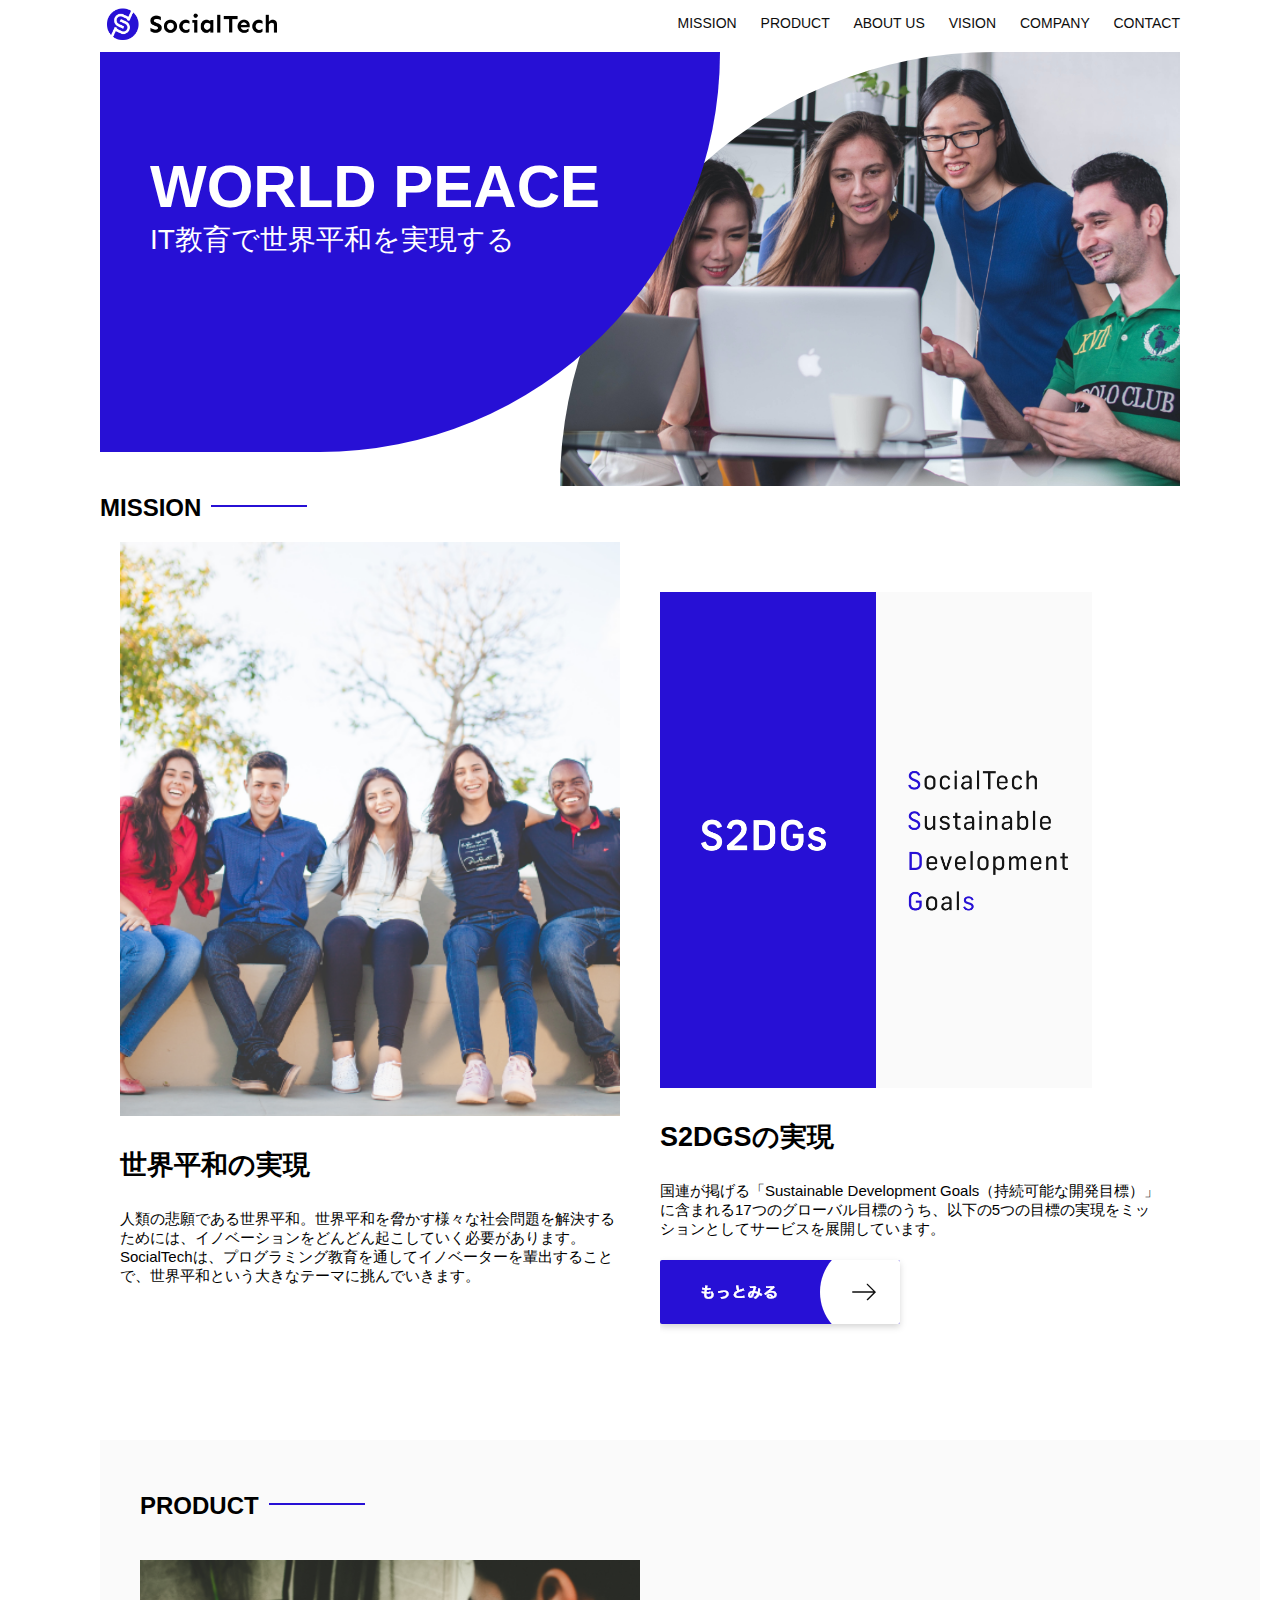
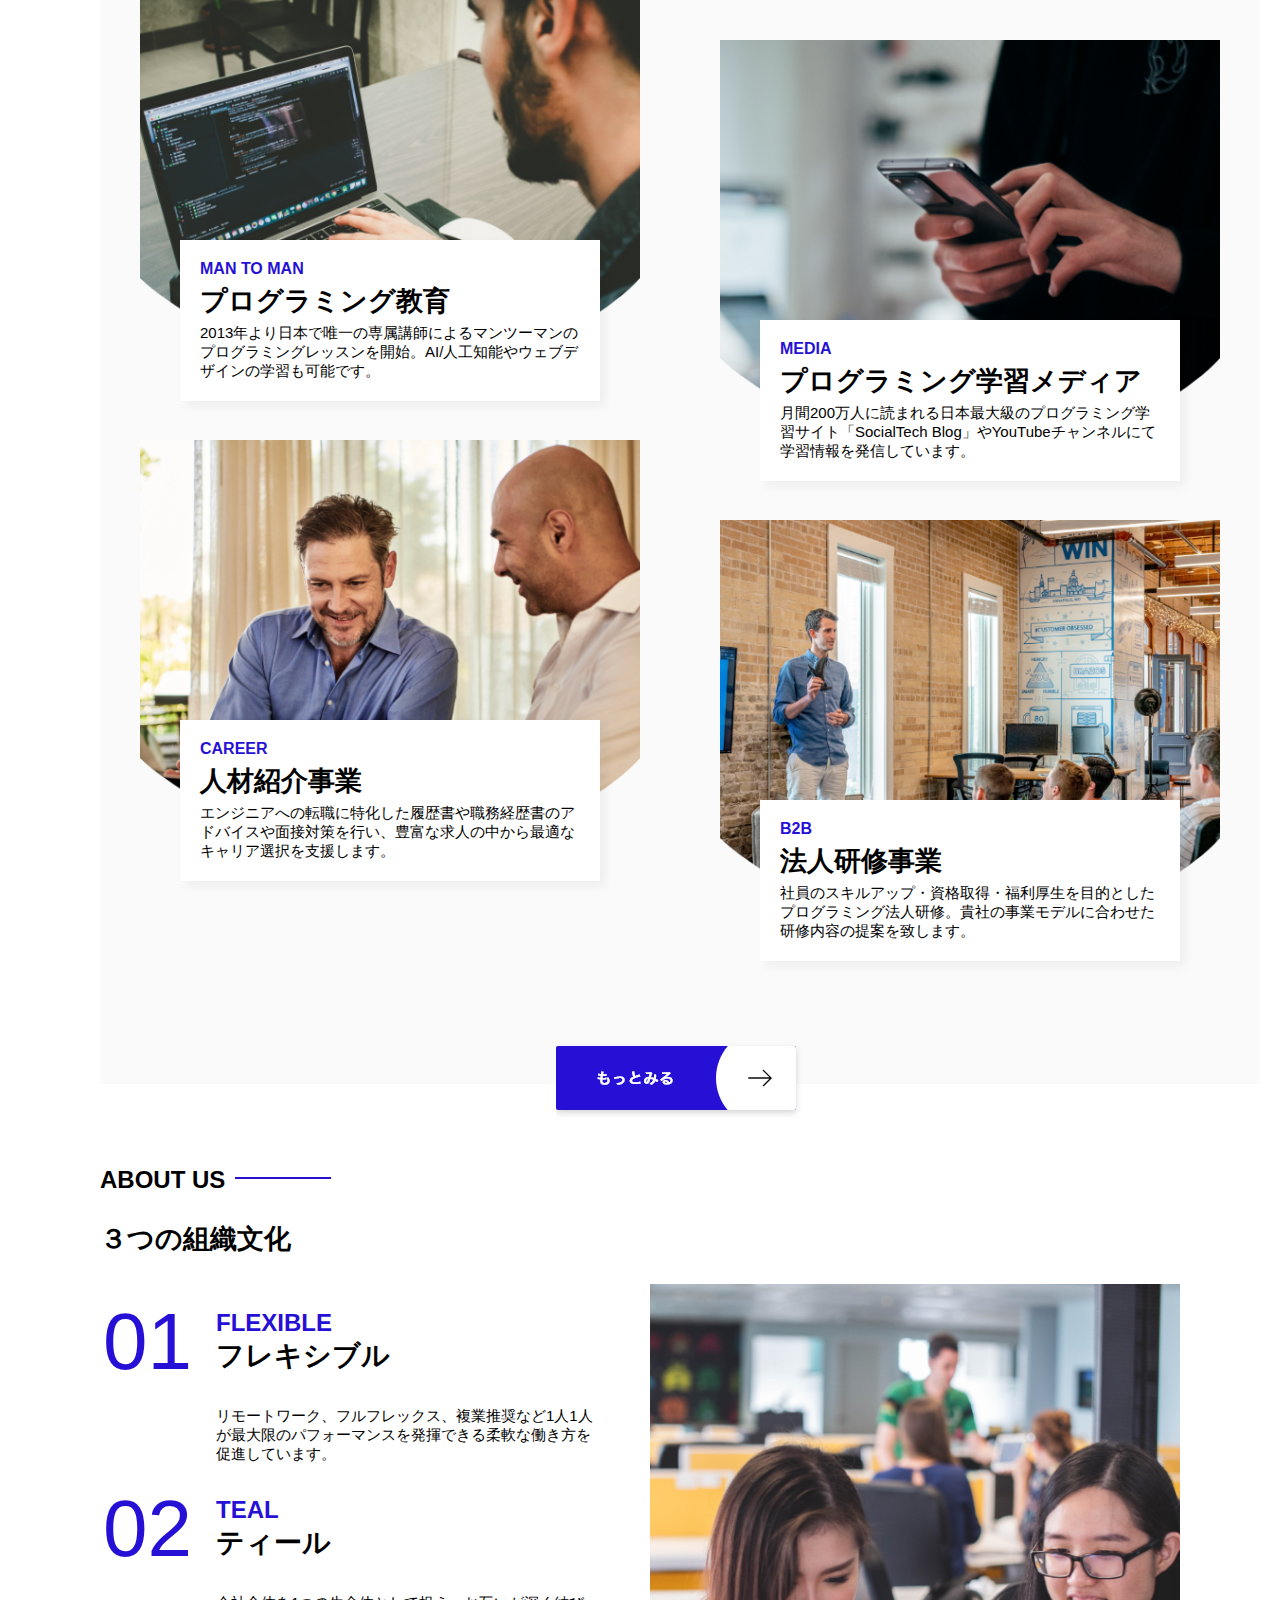
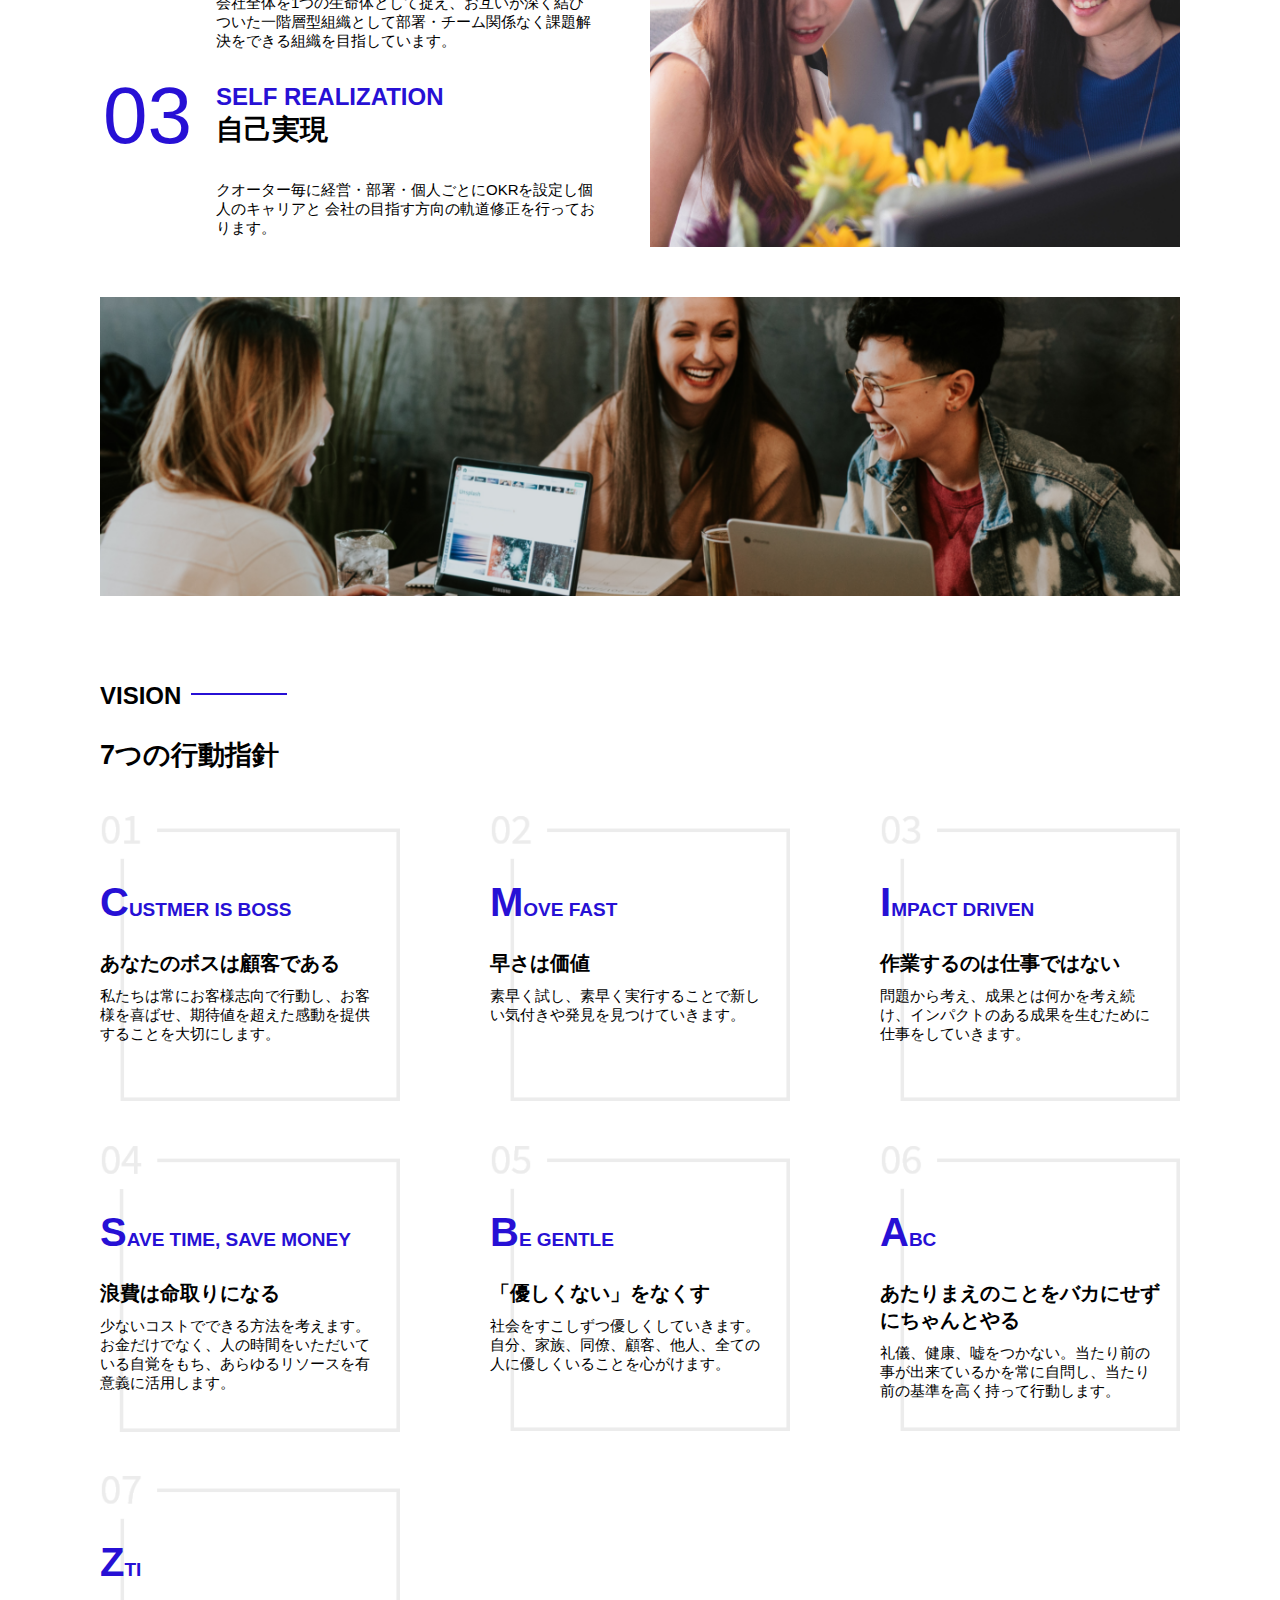
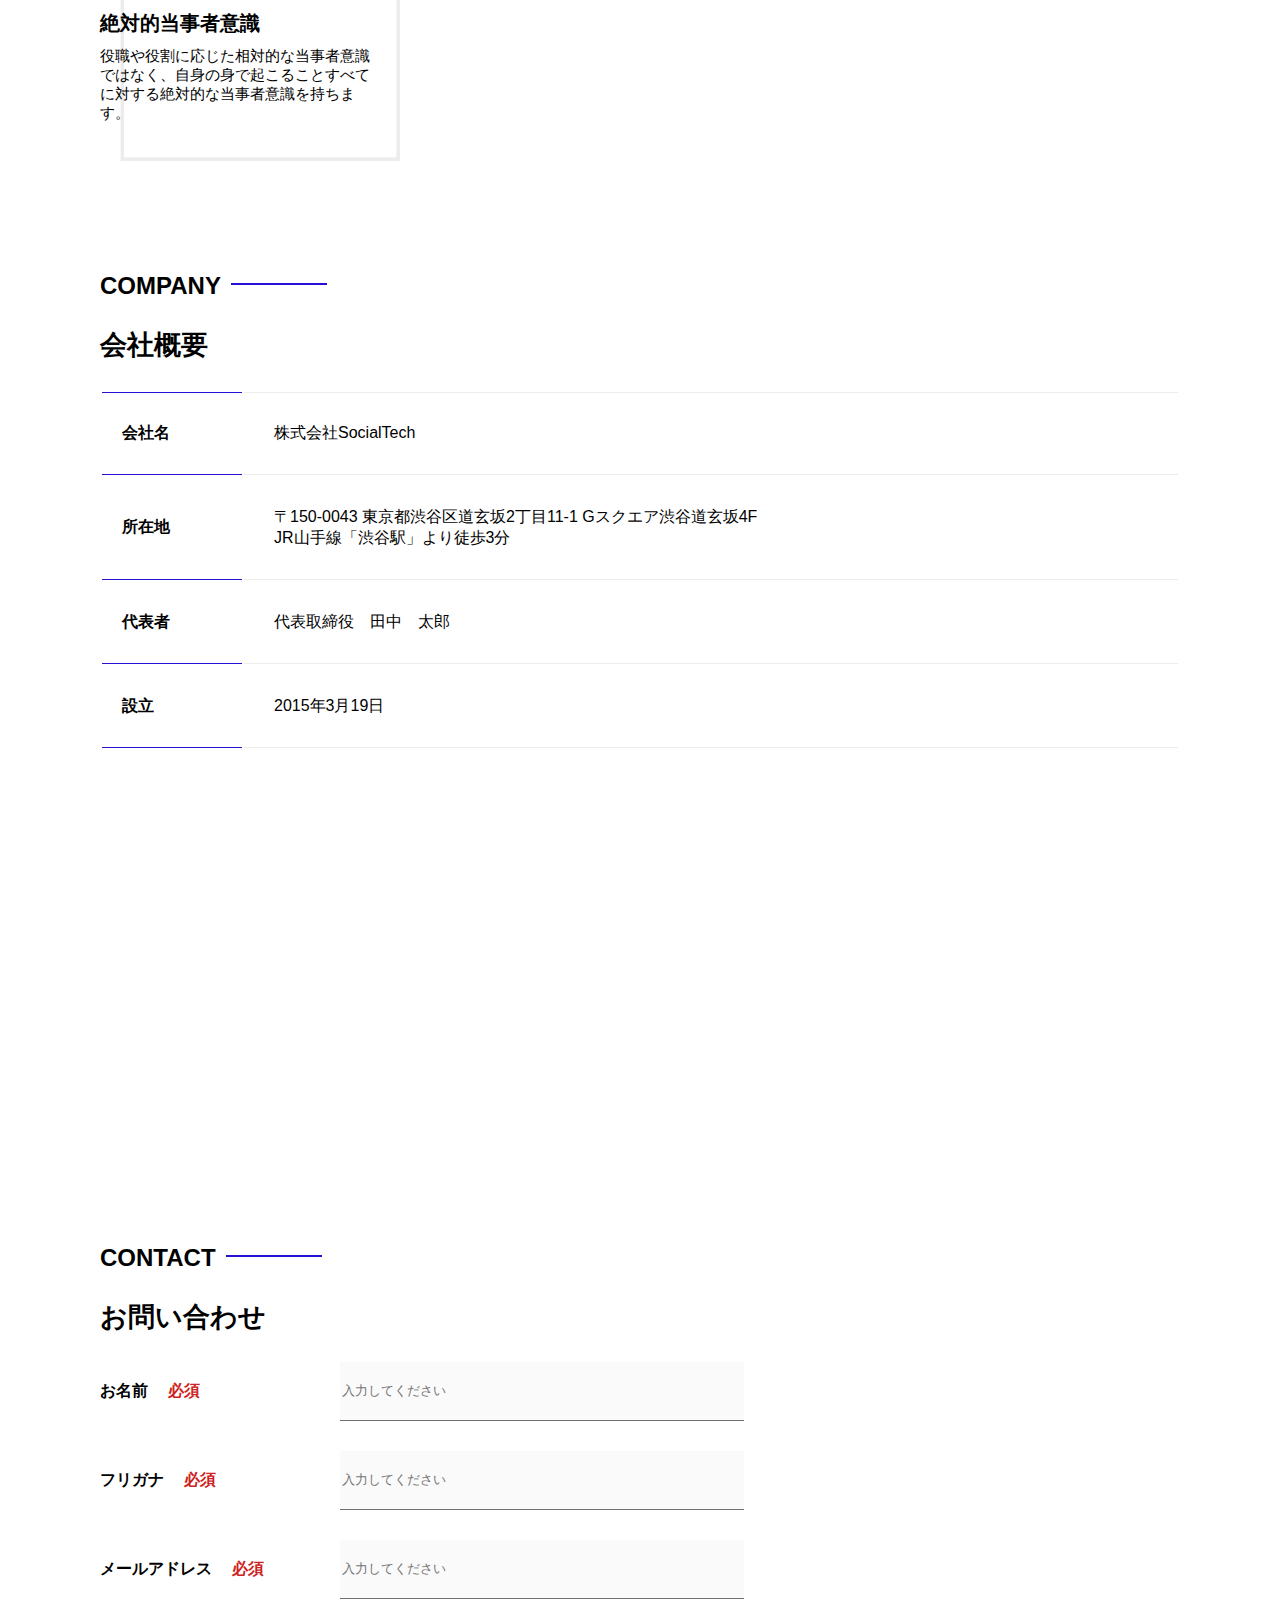
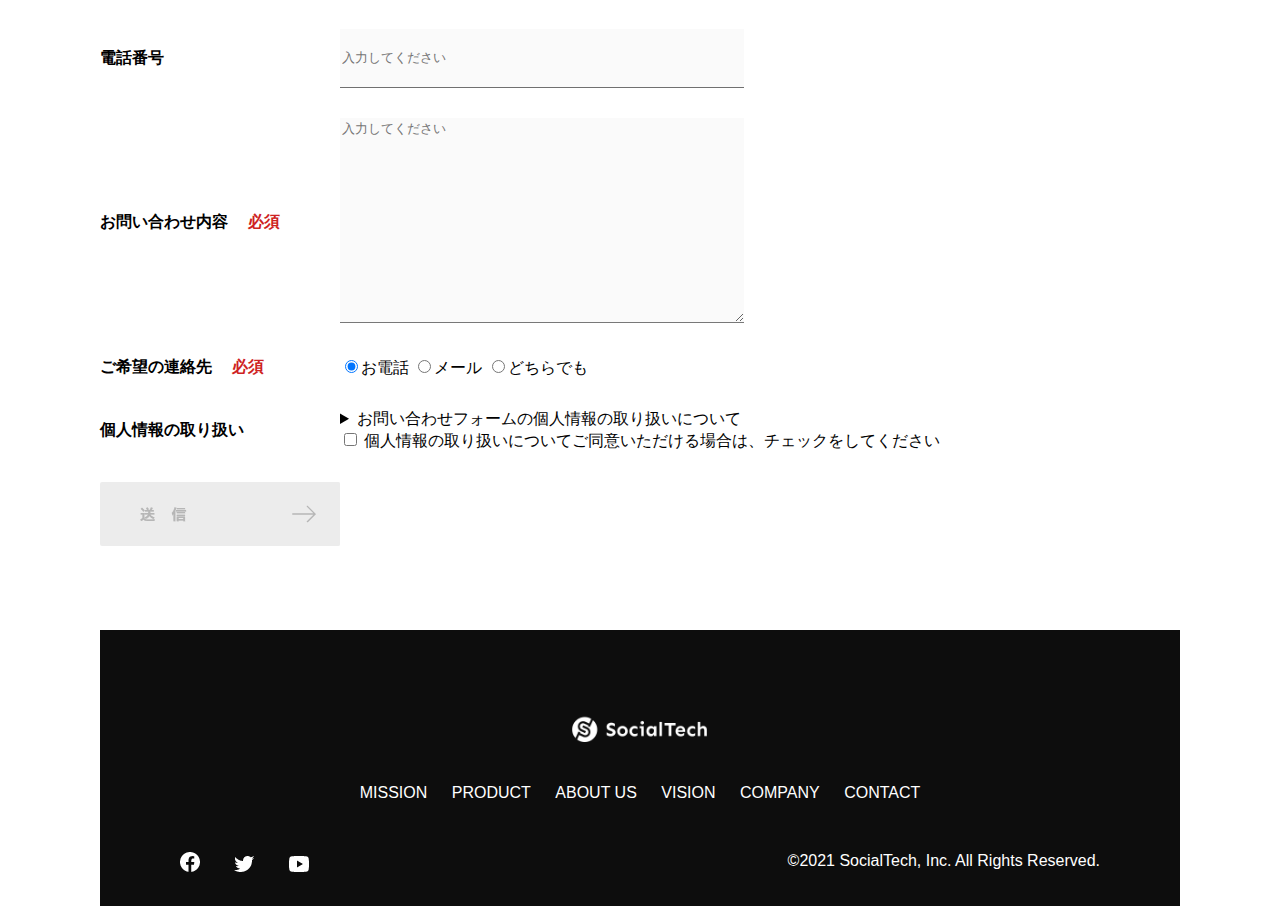
<file: index.html>
<!DOCTYPE html>
<html>
  <head>
    <title>SocialTech</title>
    <meta charset="utf-8">
    <meta name="description" content="SocialTechはEdTech業界のリーディングカンパニーを目指します。">
    <meta name="viewport" content="width=device-width, initial-scale=1.0">
    <link rel="stylesheet" href="style.css">
  </head>
  <body>
      <!-- ヘッダー -->
      <header>
        <!-- ロゴ -->
        <a href="index.html" id="logo"><img src="images/logo.png" alt="トップページに戻る"></a>

        <!-- PC用ナビゲーション -->
        <nav id="nav-pc">
          <a href="mission.html">MISSION</a>
          <a href="product.html">PRODUCT</a>
          <a href="index.html#aboutus">ABOUT US</a>
          <a href="index.html#vision">VISION</a>
          <a href="index.html#company">COMPANY</a>
          <a href="index.html#contact">CONTACT</a>
        </nav>
        <!-- スマホ用メニューボタン (ハンバーガーメニュー)-->
        <img id="menu-sp" src="images/button-menu.png" alt="ナビゲーションを開く" onclick="document.getElementById('nav-sp').style.display = 'block'">
        <!-- スマホ用ナビゲーションメニュー 　ハンバーガーメニューをクリックすると出てくるメニュー
        　PCで表示する際には非表示にするため、その設定はcssにて行う-->
        <nav id="nav-sp">
          <!-- 閉じるボタン(バツ） -->
          <img id="close" src="images/button-close.png" alt="ナビゲーションを閉じる" onclick="document.getElementById('nav-sp').style.display = 'none'">
          <!-- ロゴ画像 -->
          <a id="logo-sp" href="index.html" onclick="document.getElementById('nav-sp').style.display = 'none'">
            <img src="images/logo-sp.png" alt="トップページに戻る"></a>
          <a class="menu" href="mission.html" onclick="document.getElementById('nav-sp').style.display= 'none'">MISSION</a>
          <a class="menu" href="product.html" onclick="document.getElementById('nav-sp').style.display= 'none'">PRODUCT</a>
          <a class="menu" href="index.html#aboutus" onclick="document.getElementById('nav-sp').style.display= 'none'">ABOUT US</a>
          <a class="menu" href="index.html#vision" onclick="document.getElementById('nav-sp').style.display= 'none'">VISION</a>
          <a class="menu" href="index.html#company" onclick="document.getElementById('nav-sp').style.display= 'none'">COMPANY</a>
          <a class="menu" href="index.html#contact" onclick="document.getElementById('nav-sp').style.display= 'none'">CONTACT</a>
            <div id="sns">
              <a href="https://www.facebook.com/sejuku2013"><img src="images/button-facebook.png" alt="Facebookのリンク"></a>
              <a href="https://twitter.com/samuraijuku"><img src="images/button-twitter.png" alt="Twitterのリンク"></a>
              <a href="https://www.youtube.com/channel/UCCFOQO5aDK0xXam4cUQXT8g"><img src="images/button-youtube.png" alt="YouTubeのリンク"></a>
            </div>
        </nav>
      
      </header>
      <main>
        <article>
          <!-- メインビジュアル -->
          <section id="main-visual">
            <!-- 単一色の背景はdivで設定 -->
              <div id="main-message">
                <h1>WORLD PEACE</h1>
                <P>IT教育で世界平和を実現する</P>
              </div>
              <img src="images/index/index-main.png" alt="PCの周りに集まる多国籍の仲間たち">
          </section>
          <!-- ミッション部分 をセクションで指定.。ミッション部分は,h2とflexboxのdivでできており、flexboxの
            divはさらに左右のdivでわかれている-->
          <section id="mission">
            <h2 class="index-h2">MISSION</h2>
            <div id="mission-flex">
              <!-- FLEXBOX内の左側div -->
              <div>
                <img id="mission-photo" src="images/index/index-mission.png" alt="屋外のベンチで写真を撮影する多国籍の仲間たち">
                <h3>世界平和の実現</h3>
                <p>
                  人類の悲願である世界平和。世界平和を脅かす様々な社会問題を解決するためには、イノベーションをどんどん起こしていく必要があります。SocialTechは、プログラミング教育を通してイノベーターを輩出することで、世界平和という大きなテーマに挑んでいきます。
                </p>
              </div>
              <!-- FLEXBOX内の右側div -->
              <div>
                <img id="s2dgs" src="images/index/s2dgs.png" alt="S2DGS">
                <h3>S2DGSの実現</h3>
                <p>国連が掲げる「Sustainable Development Goals（持続可能な開発目標）」に含まれる17つのグローバル目標のうち、以下の5つの目標の実現をミッションとしてサービスを展開しています。</p>
                <a href="mission.html">
                <img src="images/button-more.png" alt="もっとみる">
                </a>
              </div>
            </div>
          </section>
          <!-- プロダクト -->
          <section id="product">
            <h2 class="index-h2">PRODUCT</h2>
            <!-- この下のdivは４つのコンテンツをグループ化するdiv。セクション直下のdivでスタイル指定 -->
            <div>
              <div id="product-left">
                <!-- この下のdivは１つのコンテンツをグループ化するdiv。レフトとライト直下のdivでスタイル指定 -->
                <div>
                  <img class="product-photo" src="images/index/index-mantoman.png" alt="pcでコードを書く男性">
                  <div class="product-explain">
                    <span>MAN TO MAN</span>
                    <h3>プログラミング教育</h3>
                    <p>2013年より日本で唯一の専属講師によるマンツーマンのプログラミングレッスンを開始。AI/人工知能やウェブデザインの学習も可能です。</p>
                  </div>
                </div>
                <div>
                  <img class="product-photo" src="images/index/index-career.png" alt="笑顔で話し合う2人の男性">
                  <div class="product-explain">
                    <span>CAREER</span>
                    <h3>人材紹介事業</h3>
                    <p>エンジニアへの転職に特化した履歴書や職務経歴書のアドバイスや面接対策を行い、豊富な求人の中から最適なキャリア選択を支援します。</p>
                  </div>
                </div>

              </div>
              <div id="product-right">
                <div>
                  <img class="product-photo" src="images/index/index-media.png" alt="スマートフォンを操作する人">
                  <div class="product-explain">
                    <span>MEDIA</span>
                    <h3>プログラミング学習メディア</h3>
                    <p>月間200万人に読まれる日本最大級のプログラミング学習サイト「SocialTech Blog」やYouTubeチャンネルにて学習情報を発信しています。</p>
                  </div>
                </div>
                <div>
                  <img class="product-photo" src="images/index/index-b2b.png" alt="講演中の男性とそれを聴く人々">
                  <div class="product-explain">
                    <span>B2B</span>
                    <h3>法人研修事業</h3>
                    <p>社員のスキルアップ・資格取得・福利厚生を目的としたプログラミング法人研修。貴社の事業モデルに合わせた研修内容の提案を致します。</p>
                  </div>
                </div>
              </div>
            </div>
              <!-- もっとみる　のリンクもdivでかこむ -->
              <div>
                <a id="product-more" href="product.html">
                  <img src="images/button-more.png" alt="もっとみる">
                </a>
              </div>
          </section>
          <section id="aboutus">
            <!-- ABOUT USセクション -->
            <h2 class="index-h2">ABOUT US</h2>
            <h3>３つの組織文化</h3>
            <div>
              <table class="culture-table">
                <tr>
                  <td><span class="culture-num">01</span>
                  </td>
                  <td><span class="culture-en">FLEXIBLE</span>
                      <span class="culture-jp">フレキシブル</span>
                  </td>
                </tr>
                <tr>
                  <td>
                  <!-- 空のセル -->
                  </td>
                  <td>
                    <p class="culture-description">リモートワーク、フルフレックス、複業推奨など1人1人が最大限のパフォーマンスを発揮できる柔軟な働き方を促進しています。</p>
                  </td>
                </tr>
                <tr>
                  <td><span class="culture-num">02</span>
                  </td>
                  <td><span class="culture-en">TEAL</span>
                      <span class="culture-jp">ティール</span>
                  </td>
                </tr>
                <tr>
                  <td>
                  <!-- 空のセル -->
                  </td>
                  <td>
                    <p class="culture-description">会社全体を1つの生命体として捉え、お互いが深く結びついた一階層型組織として部署・チーム関係なく課題解決をできる組織を目指しています。</p>
                  </td>
                </tr>
                <tr>
                  <td><span class="culture-num">03</span>
                  </td>
                  <td><span class="culture-en">SELF REALIZATION</span>
                      <span class="culture-jp">自己実現</span>
                  </td>
                </tr>
                <tr>
                  <td>
                  <!-- 空のセル -->
                  </td>
                  <td>
                    <p class="culture-description">クオーター毎に経営・部署・個人ごとにOKRを設定し個人のキャリアと
                      会社の目指す方向の軌道修正を行っております。
                    </p>
                  </td>
                </tr>
              </table>
              <img class="culture-img" src="images/index/index-aboutus1.png" alt="笑顔で話し合う2人の女性">
            </div>
            <img class="culture-img2" src="images/index/index-aboutus2.png" alt="笑顔で話し合う3人の男女">
          </section>
          <!-- VISIONセクション -->
          <section id="vision">
            <h2 class="index-h2">VISION</h2>
            <h3>7つの行動指針</h3>
            <!-- 7つのVISIONを納めるコンテナdiv -->
            <div>
              <!-- それぞれのvisionをまとめるdiv -->
              <div class="vision-box">
                <!-- 枠線の画像 -->
                <img src="images/index/vision-01.png" alt="01">
                <!-- ここのテキストをspanで囲っている意味は特になく、divでも構わないと思う。ニュアンスとして、「テキストを囲んでいるから」
                　spanにしてみた、ってだけな感じ。 -->
                <span>
                  <h4>CUSTMER IS BOSS</h4>
                  <h5>あなたのボスは顧客である</h5>
                  <p>私たちは常にお客様志向で行動し、お客様を喜ばせ、期待値を超えた感動を提供することを大切にします。</p>
                </span>
              </div>
              <!-- それぞれのvisionをまとめるdiv -->
              <div class="vision-box">
                <!-- 枠線の画像 -->
                <img src="images/index/vision-02.png" alt="02">
                <span>
                  <h4>MOVE FAST</h4>
                  <h5>早さは価値</h5>
                  <p>素早く試し、素早く実行することで新しい気付きや発見を見つけていきます。</p>
                </span>
              </div>
              <!-- それぞれのvisionをまとめるdiv -->
              <div class="vision-box">
                <!-- 枠線の画像 -->
                <img src="images/index/vision-03.png" alt="03">
                <span>
                  <h4>IMPACT DRIVEN</h4>
                  <h5>作業するのは仕事ではない</h5>
                  <p>問題から考え、成果とは何かを考え続け、インパクトのある成果を生むために仕事をしていきます。</p>
                </span>
              </div>
              <!-- それぞれのvisionをまとめるdiv -->
              <div class="vision-box">
                <!-- 枠線の画像 -->
                <img src="images/index/vision-04.png" alt="04">
                <span>
                  <h4>SAVE TIME, SAVE MONEY</h4>
                  <h5>浪費は命取りになる</h5>
                  <p>少ないコストでできる方法を考えます。お金だけでなく、人の時間をいただいている自覚をもち、あらゆるリソースを有意義に活用します。</p>
                </span>
              </div>
              <!-- それぞれのvisionをまとめるdiv -->
              <div class="vision-box">
                <!-- 枠線の画像 -->
                <img src="images/index/vision-05.png" alt="05">
                <span>
                  <h4>BE GENTLE</h4>
                  <h5>「優しくない」をなくす</h5>
                  <p>社会をすこしずつ優しくしていきます。自分、家族、同僚、顧客、他人、全ての人に優しくいることを心がけます。</p>
                </span>
              </div>
              <!-- それぞれのvisionをまとめるdiv -->
              <div class="vision-box">
                <!-- 枠線の画像 -->
                <img src="images/index/vision-06.png" alt="06">
                <span>
                  <h4>ABC</h4>
                  <h5>あたりまえのことをバカにせずにちゃんとやる</h5>
                  <p>礼儀、健康、嘘をつかない。当たり前の事が出来ているかを常に自問し、当たり前の基準を高く持って行動します。</p>
                </span>
              </div>
              <!-- それぞれのvisionをまとめるdiv -->
              <div class="vision-box">
                <!-- 枠線の画像 -->
                <img src="images/index/vision-07.png" alt="07">
                <span>
                  <h4>ZTI</h4>
                  <h5>絶対的当事者意識</h5>
                  <p>役職や役割に応じた相対的な当事者意識ではなく、自身の身で起こることすべてに対する絶対的な当事者意識を持ちます。</p>
                </span>
              </div>
            </div>
          </section>
          <!-- COMPANYセクション -->
          <section id="company">
            <h2 class="index-h2">COMPANY</h2>
            <h3>会社概要</h3>
            <table class="company-table">
              <tr>
                <th class="tableheader-first">会社名</th>
                <td class="cell-first">株式会社SocialTech</td>
              </tr>
              <tr>
                <th class="tableheader">所在地</th>
                <td class="cell">〒150-0043 東京都渋谷区道玄坂2丁目11-1 Gスクエア渋谷道玄坂4F<br>JR山手線「渋谷駅」より徒歩3分</td>
              </tr>
              <tr>
                <th class="tableheader">代表者</th>
                <td class="cell">代表取締役　田中　太郎</td>
              </tr>
              <tr>
                <th class="tableheader">設立</th>
                <td class="cell">2015年3月19日</td>
              </tr>
            </table>
            <iframe src="https://www.google.com/maps/embed?pb=!1m18!1m12!1m3!1d3241.7761339897474!2d139.69170602437725!3d35.657886816868356!2m3!1f0!2f0!3f0!3m2!1i1024!2i768!4f13.1!3m3!1m2!1s0x60188caa0042e8d1%3A0xba130bea826a7aa2!2z44CSMTUwLTAwNDMg5p2x5Lqs6YO95riL6LC35Yy66YGT546E5Z2C77yS5LiB55uu77yR77yR4oiS77yR!5e0!3m2!1sja!2sjp!4v1661746583891!5m2!1sja!2sjp" 
             style="border:0;" allowfullscreen="" loading="lazy" referrerpolicy="no-referrer-when-downgrade">
            </iframe>
          </section>
          <!-- 問い合わせフォームセクション -->
          <section id="contact">
            <h2 class="index-h2">CONTACT</h2>
            <h3>お問い合わせ</h3>
            <!-- STATIC FORMSのフォームタグ -->
            <form action="https://api.staticforms.xyz/submit" method="post">                
                <input type="text" name="honeypot" style="display:none">
                <!-- STATIC FORMSのアクセスキーを設定 -->
                <input type="hidden" name="accessKey" value="0d2e44fc-4378-4331-8941-d1216043b213">
                <!-- フォームから問い合わせがあったとき、STATIC FORMSで設定したメアドにメールされるメールの件名 -->
                <input type="hidden" name="subject" value="Webサイトからお問い合わせがありました" />
                <!-- 送信先のメアドをvalueに設定 -->
                <input type="hidden" name="replyTo" value="yuri2@rinomano.com">
                <!-- リダイレクトのURLは公開後でないと設定できないので今は空欄 -->
                <input type="hidden" name="redirectTo" value="">
              <!-- STATIC FORMのフォームタグはここまで。 -->
              <!-- 問いと答えセットをまとめるコンテナ -->
              <div>
                <!-- 問いのdiv -->
                <div class="contact-heading">
                  <label class="contact-label">お名前<span class="contact-span">必須</span></label>
                </div>
                <!-- 回答のdiv -->
                <div class="contact-form">
                  <input type="text" name="name" placeholder="入力してください" class="contact-textbox">
                </div>
              </div>
              <!-- 問いと答えセットをまとめるコンテナ -->
              <div>
                <!-- 問いのdiv -->
                <div class="contact-heading">
                  <label class="contact-label">フリガナ<span class="contact-span">必須</span></label>
                </div>
                <!-- 回答のdiv -->
                <div class="contact-form">
                  <input type="text" name="hurigana" placeholder="入力してください" class="contact-textbox">
                </div>
              </div>
              <!-- 問いと答えセットをまとめるコンテナ -->
              <div>
                <!-- 問いのdiv -->
                <div class="contact-heading">
                  <label class="contact-label">メールアドレス<span class="contact-span">必須</span></label>
                </div>
                <!-- 回答のdiv -->
                <div class="contact-form">
                  <input type="text" name="email" placeholder="入力してください" class="contact-textbox">
                </div>
              </div>
              <!-- 問いと答えセットをまとめるコンテナ -->
              <div>
                <!-- 問いのdiv -->
                <div class="contact-heading">
                  <label class="contact-label">電話番号</label>
                </div>
                <!-- 回答のdiv -->
                <div class="contact-form">
                  <input type="text" name="tel" placeholder="入力してください" class="contact-textbox">
                </div>
              </div>
              <!-- テキストエリアの問いと答えセット -->
              <div>
                <!-- 問いのdiv -->
                <div class="contact-heading">
                  <label class="contact-label">お問い合わせ内容<span class="contact-span">必須</span></label>
                </div>
                <!-- 回答のdivはテキストエリアで作成 -->
                <div>
                  <textarea class="contact-textarea" placeholder="入力してください" name="message"></textarea>
                </div>
              </div>
              <!-- ここまで -->
              <!-- ラジオボタン -->
              <div>
                <!-- 問いのdiv -->
                <div class="contact-heading">
                  <label class="contact-label">ご希望の連絡先<span class="contact-span">必須</span></label>
                </div>
                <!-- 回答はラジオボタンで作成 -->
                <div>
                  <input class="radiobutton" type="radio" value="tel" name="contact" checked><label>お電話</label>
                  <input class="radiobutton" type="radio" value="mail" name="contact"><label>メール</label>
                  <input class="radiobutton" type="radio" value="both" name="contact"><label>どちらでも</label>
                </div>
              </div>
              <!-- ここまで -->
              <!-- 個人情報チェックボックス -->
              <div>
                <!-- 問いのdiv -->
                <div class="contact-heading">
                  <label class="contact-label">個人情報の取り扱い</label>
                </div>
                <!-- 説明文の長文はdetailで表示・非表示を切り替え可能にする -->
                <div>
                  <details>
                    <!-- sammaryはいつも表示されている部分 初期値で非表示にする部分はdivでまとめる -->
                    <summary>お問い合わせフォームの個人情報の取り扱いについて</summary>
                    <div>
                      <span>１．組織の名称又は氏名</span><br>
                   株式会社SocialTech<br><br>
                   <span>２．個人情報保護管理者（若しくはその代理人）の氏名又は職名、所属及び連絡先
                     鈴木 一郎 コーポレート部</span><br>
                   メールアドレス：support@socialtech.net<br>
                   TEL：03-xxxx-xxxx<br>
                   <span>３．個人情報の利用目的</span><br>
                   ・本サービス及び本サービスに関連する情報の提供又はそれらに関する連絡のため<br>
                   ・ユーザーの本人確認のため<br>
                   ・当社サービスのご案内のため<br>
                   ・当社の商品等の広告または宣伝（電子メールによるものを含むものとします。）<br><br>
                   <span>４．個人情報の取り扱い業務の委託</span><br>
                   個人情報の取扱業務の全部または一部を外部に業務委託する場合があります。<br>
                   その際、弊社は、個人情報を適切に保護できる管理体制を敷き実行していることを条件として<br>
                   委託先を厳選したうえで、機密保持契約を委託先と締結し、お客様の個人情報を厳密に管理させます。<br><br>
                   <span>５．個人情報の開示等の請求</span><br>
                   お客様は、弊社に対してご自身の個人情報の開示等（利用目的の通知、開示、内容の訂正・追加・削除、利用の停止または消去、第三者への提供の停止）に関して、当社問合わせ窓口に申し出ることができます。<br>
                   その際、弊社はお客様ご本人を確認させていただいたうえで、合理的な期間内に対応いたします。<br><br>
                   なお、個人情報に関する弊社問合わせ先は、次の通りです。<br><br>
                   株式会社SocialTech　個人情報問合せ窓口<br>
                   〒150-0043　東京都渋谷区道玄坂2丁目11-1 Ｇスクエア渋谷道玄坂 4F<br>
                   メールアドレス：support@socialtech.net　TEL：03-xxxx-xxxx<br><br>
                   <span>６．個人情報を提供されることの任意性について</span><br><br>
                   お客様がご自身の個人情報を弊社に提供されるか否かは、お客様のご判断によりますが、もしご提供されない場合には、適切なサービスが提供できない場合がありますので予めご了承ください。
                  </div>
                  </details>
                  <!-- チェックボックス -->
                  <input type="checkbox" name="agree">
                  <span>個人情報の取り扱いについてご同意いただける場合は、チェックをしてください</span>
                </div>
              </div>
              <!-- ここまで -->
              <!-- 送信ボタン（画像の場合type＝image　で送信ボタンにすることができる） -->
              <input type="image" value="submit" src="images/button-submit.png" alt="送信する">

            </form>
          </section>
        </article>
        <!-- フッター -->
        <footer>
          <div id="footer-logo">
            <img src="images/logo-sp.png" alt="SocialTech">
          </div>
          <div id="footer-link">
            <a href="mission.html">MISSION</a>
            <a href="product.html">PRODUCT</a>
            <a href="index.html#aboutus">ABOUT US</a>
            <a href="index.html#vision">VISION</a>
            <a href="index.html#company">COMPANY</a>
            <a href="index.html#contact">CONTACT</a>
          </div>
          <div id="sns-footer">
            <a href="https://www.facebook.com/sejuku2013"><img src="images/button-facebook.png" alt="Facebookのリンク"></a>
            <a href="https://twitter.com/samuraijuku"><img src="images/button-twitter.png" alt="Twitterのリンク"></a>
            <a href="https://www.youtube.com/channel/UCCFOQO5aDK0xXam4cUQXT8g"><img src="images/button-youtube.png" alt="YouTubeのリンク"></a>
              <!--&copyと入力すれば、マルシー表示になる-  -->
            <span id="copyright">&copy;2021 SocialTech, Inc. All Rights Reserved.</span>
          </div>
    </footer>
  </main>
</body>

</html>


          </div>
        </footer>
     </main>
  </body>

</html>
</file>
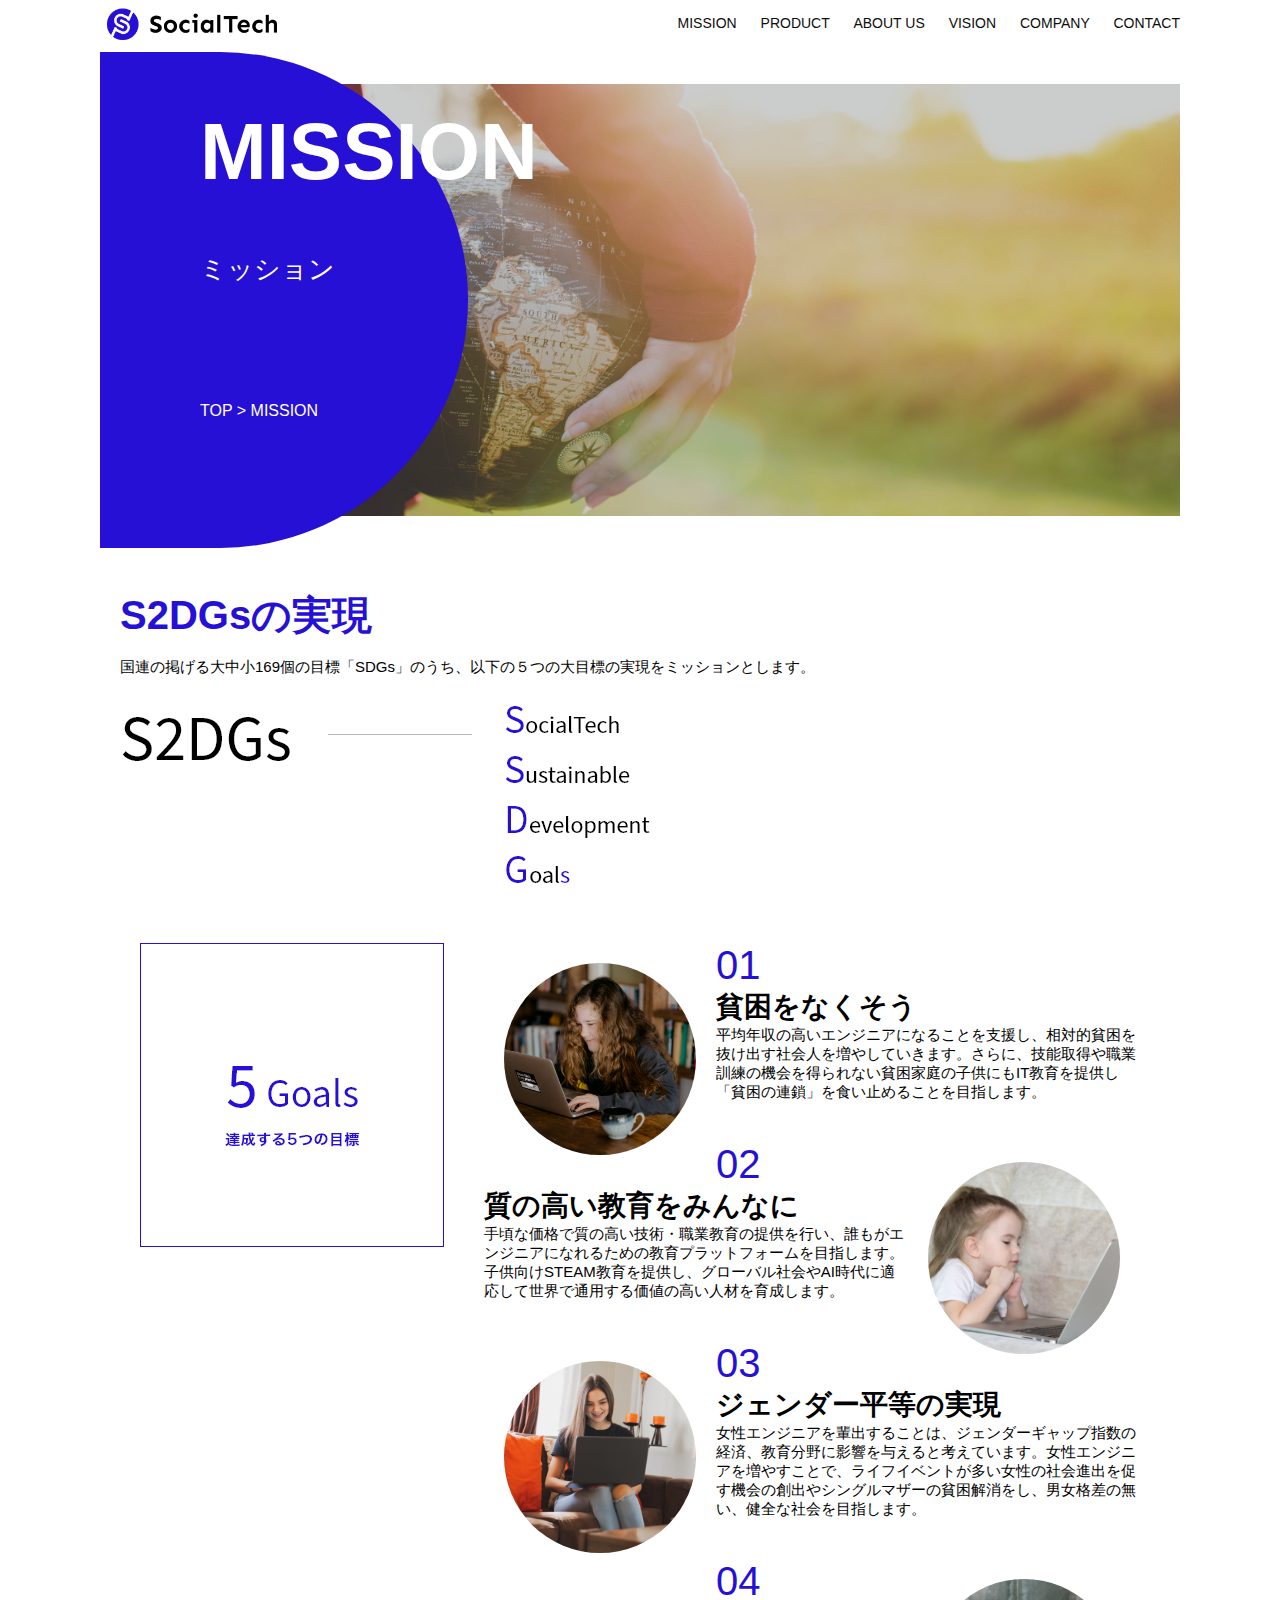
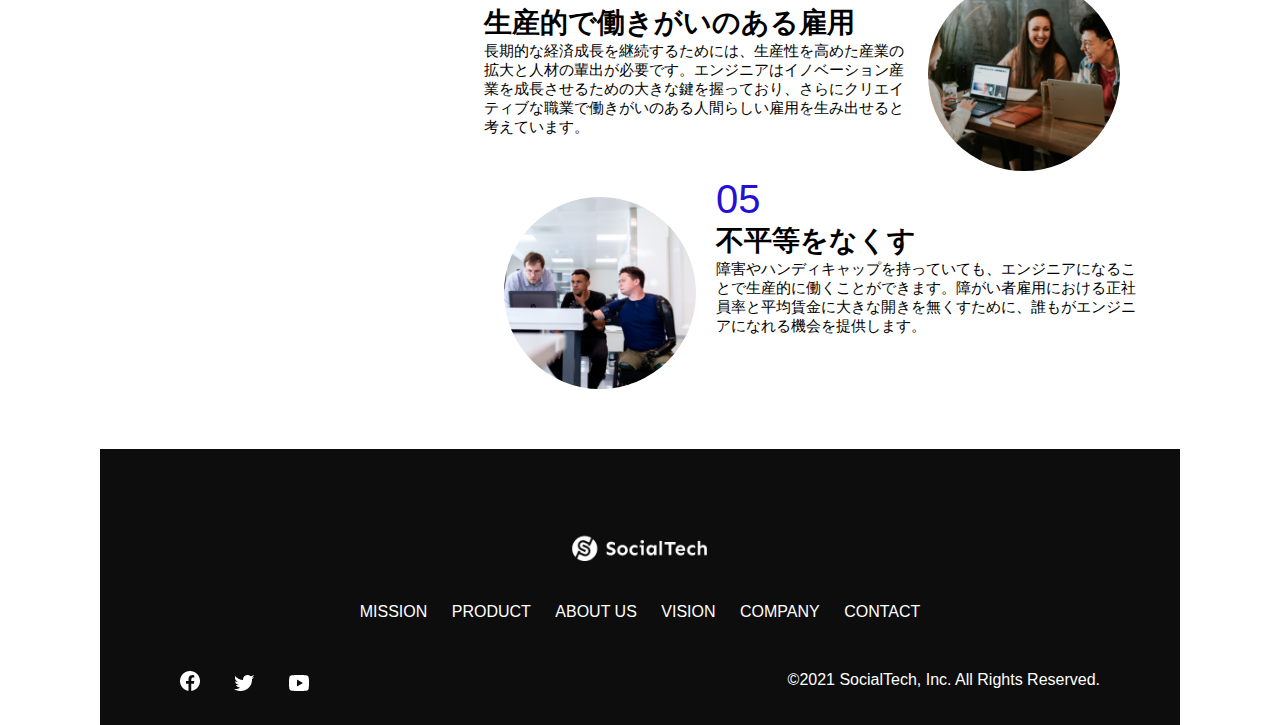
<file: mission.html>
<!DOCTYPE html>
<html>
  <!-- 全ページに共通する要素。head記述のほとんどと、ヘッダー・フッター部分 -->
  <head>
    <!-- titleは各ページで変える -->
    <title>SocialTech - MISSION ミッション -</title>
    <meta charset="utf-8">
    <!-- contentの内容は各ページで変える -->
    <meta name="description" content="SocialTechが目指す５つの目標(S2DGs)を紹介します">
    <meta name="viewport" content="width=device-width, initial-scale=1.0">
    <link rel="stylesheet" href="style.css">
  </head>
  <body>
    <!-- ヘッダー -->
    <header>
      <!-- ロゴ -->
      <a href="index.html" id="logo"><img src="images/logo.png" alt="トップページに戻る"></a>

      <!-- PC用ナビゲーション -->
      <nav id="nav-pc">
        <a href="mission.html">MISSION</a>
        <a href="product.html">PRODUCT</a>
        <a href="index.html#aboutus">ABOUT US</a>
        <a href="index.html#vision">VISION</a>
        <a href="index.html#company">COMPANY</a>
        <a href="index.html#contact">CONTACT</a>
      </nav>
      <!-- スマホ用メニューボタン (ハンバーガーメニュー)-->
      <img id="menu-sp" src="images/button-menu.png" alt="ナビゲーションを開く" onclick="document.getElementById('nav-sp').style.display = 'block'">
      <!-- スマホ用ナビゲーションメニュー 　ハンバーガーメニューをクリックすると出てくるメニュー
      　PCで表示する際には非表示にするため、その設定はcssにて行う-->
      <nav id="nav-sp">
        <!-- 閉じるボタン(バツ） -->
        <img id="close" src="images/button-close.png" alt="ナビゲーションを閉じる" onclick="document.getElementById('nav-sp').style.display = 'none'">
        <!-- ロゴ画像 -->
        <a id="logo-sp" href="index.html" onclick="document.getElementById('nav-sp').style.display = 'none'">
          <img src="images/logo-sp.png" alt="トップページに戻る"></a>
        <a class="menu" href="mission.html" onclick="document.getElementById('nav-sp').style.display= 'none'">MISSION</a>
        <a class="menu" href="product.html" onclick="document.getElementById('nav-sp').style.display= 'none'">PRODUCT</a>
        <a class="menu" href="index.html#aboutus" onclick="document.getElementById('nav-sp').style.display= 'none'">ABOUT US</a>
        <a class="menu" href="index.html#vision" onclick="document.getElementById('nav-sp').style.display= 'none'">VISION</a>
        <a class="menu" href="index.html#company" onclick="document.getElementById('nav-sp').style.display= 'none'">COMPANY</a>
        <a class="menu" href="index.html#contact" onclick="document.getElementById('nav-sp').style.display= 'none'">CONTACT</a>
          <div id="sns">
            <a href="https://www.facebook.com/sejuku2013"><img src="images/button-facebook.png" alt="Facebookのリンク"></a>
            <a href="https://twitter.com/samuraijuku"><img src="images/button-twitter.png" alt="Twitterのリンク"></a>
            <a href="https://www.youtube.com/channel/UCCFOQO5aDK0xXam4cUQXT8g"><img src="images/button-youtube.png" alt="YouTubeのリンク"></a>
          </div>
      </nav>
    </header>
    <main>
      <article>
        <section id="mission-main">
          <div id="mission-title">
            <h1>MISSION</h1>
              <span>ミッション</span>
              <!-- パンくずリスト -->
              <div>TOP > MISSION</div>
          </div>
        </section>
        <section id="mission-s2dgs">
          <h2 class="mission-h2">S2DGsの実現</h2>
          <p>国連の掲げる大中小169個の目標「SDGs」のうち、以下の５つの大目標の実現をミッションとします。</p>
          <img src="images/mission/mission-s2dgs.png" alt="S2DGs">
        </section>
        <section id="mission-5goals">
        <div>
            <img id="s2dgs-image" src="images/mission/mission-5goals.png" alt="5Goals">
        </div>
          <!-- 右側DV5個をひとまとめにするdiv -->
        <div>
          <!-- ５Goals右側Div　5個　同じ構造のものを縦に並べる 画像左バージョン-->
          <div>
            <img class="fivegoals-image-left" src="images/mission/mission-5goals01.png" alt="PCを操作する人">
            <span class="fivegoals-number">01</span>
            <h3 class="fivegoals-h3">貧困をなくそう</h3>
            <p class="fivegoals-p">
              平均年収の高いエンジニアになることを支援し、相対的貧困を抜け出す社会人を増やしていきます。さらに、技能取得や職業訓練の機会を得られない貧困家庭の子供にもIT教育を提供し「貧困の連鎖」を食い止めることを目指します。
            </p>
          </div>
          <!-- ５Goals右側Div　5個　同じ構造のものを縦に並べる 画像右バージョン-->
          <div>
            <img class="fivegoals-image-right" src="images/mission/mission-5goals02.png" alt="PCを見つめる小さい女の子">
            <span class="fivegoals-number">02</span>
            <h3 class="fivegoals-h3">質の高い教育をみんなに</h3>
            <p class="fivegoals-p">
              手頃な価格で質の高い技術・職業教育の提供を行い、誰もがエンジニアになれるための教育プラットフォームを目指します。子供向けSTEAM教育を提供し、グローバル社会やAI時代に適応して世界で通用する価値の高い人材を育成します。
            </p>
          </div>
          <!-- ５Goals右側Div　5個　同じ構造のものを縦に並べる 画像左バージョン-->
          <div>
            <img class="fivegoals-image-left" src="images/mission/mission-5goals03.png" alt="PCを操作する女性">
            <span class="fivegoals-number">03</span>
            <h3 class="fivegoals-h3">ジェンダー平等の実現</h3>
            <p class="fivegoals-p">
              女性エンジニアを輩出することは、ジェンダーギャップ指数の経済、教育分野に影響を与えると考えています。女性エンジニアを増やすことで、ライフイベントが多い女性の社会進出を促す機会の創出やシングルマザーの貧困解消をし、男女格差の無い、健全な社会を目指します。
            </p>
          </div>
          <!-- ５Goals右側Div　5個　同じ構造のものを縦に並べる 画像右バージョン-->
          <div>
            <img class="fivegoals-image-right" src="images/mission/mission-5goals04.png" alt="笑顔で話し合う3人の男女">
            <span class="fivegoals-number">04</span>
            <h3 class="fivegoals-h3">生産的で働きがいのある雇用</h3>
            <p class="fivegoals-p">
              長期的な経済成長を継続するためには、生産性を高めた産業の拡大と人材の輩出が必要です。エンジニアはイノベーション産業を成長させるための大きな鍵を握っており、さらにクリエイティブな職業で働きがいのある人間らしい雇用を生み出せると考えています。
            </p>
          </div>
          <!-- ５Goals右側Div　5個　同じ構造のものを縦に並べる 画像左バージョン-->
          <div>
            <img class="fivegoals-image-left" src="images/mission/mission-5goals05.png" alt="障害を持つ男性が生き生きと働く様子">
            <span class="fivegoals-number">05</span>
            <h3 class="fivegoals-h3">不平等をなくす</h3>
            <p class="fivegoals-p">
              障害やハンディキャップを持っていても、エンジニアになることで生産的に働くことができます。障がい者雇用における正社員率と平均賃金に大きな開きを無くすために、誰もがエンジニアになれる機会を提供します。
            </p>
          </div>
        </div>
        </section>

      </article>
      <!-- ここからフッター -->
      <footer>
        <div id="footer-logo">
          <img src="images/logo-sp.png" alt="SocialTech">
        </div>
        <div id="footer-link">
          <a href="mission.html">MISSION</a>
          <a href="product.html">PRODUCT</a>
          <a href="index.html#aboutus">ABOUT US</a>
          <a href="index.html#vision">VISION</a>
          <a href="index.html#company">COMPANY</a>
          <a href="index.html#contact">CONTACT</a>
        </div>
        <div id="sns-footer">
          <a href="https://www.facebook.com/sejuku2013"><img src="images/button-facebook.png" alt="Facebookのリンク"></a>
          <a href="https://twitter.com/samuraijuku"><img src="images/button-twitter.png" alt="Twitterのリンク"></a>
          <a href="https://www.youtube.com/channel/UCCFOQO5aDK0xXam4cUQXT8g"><img src="images/button-youtube.png" alt="YouTubeのリンク"></a>
            <!--&copyと入力すれば、マルシー表示になる-  -->
          <span id="copyright">&copy;2021 SocialTech, Inc. All Rights Reserved.</span>
        </div>
      </footer>
    </main>

  </body>
  </html>
</file>
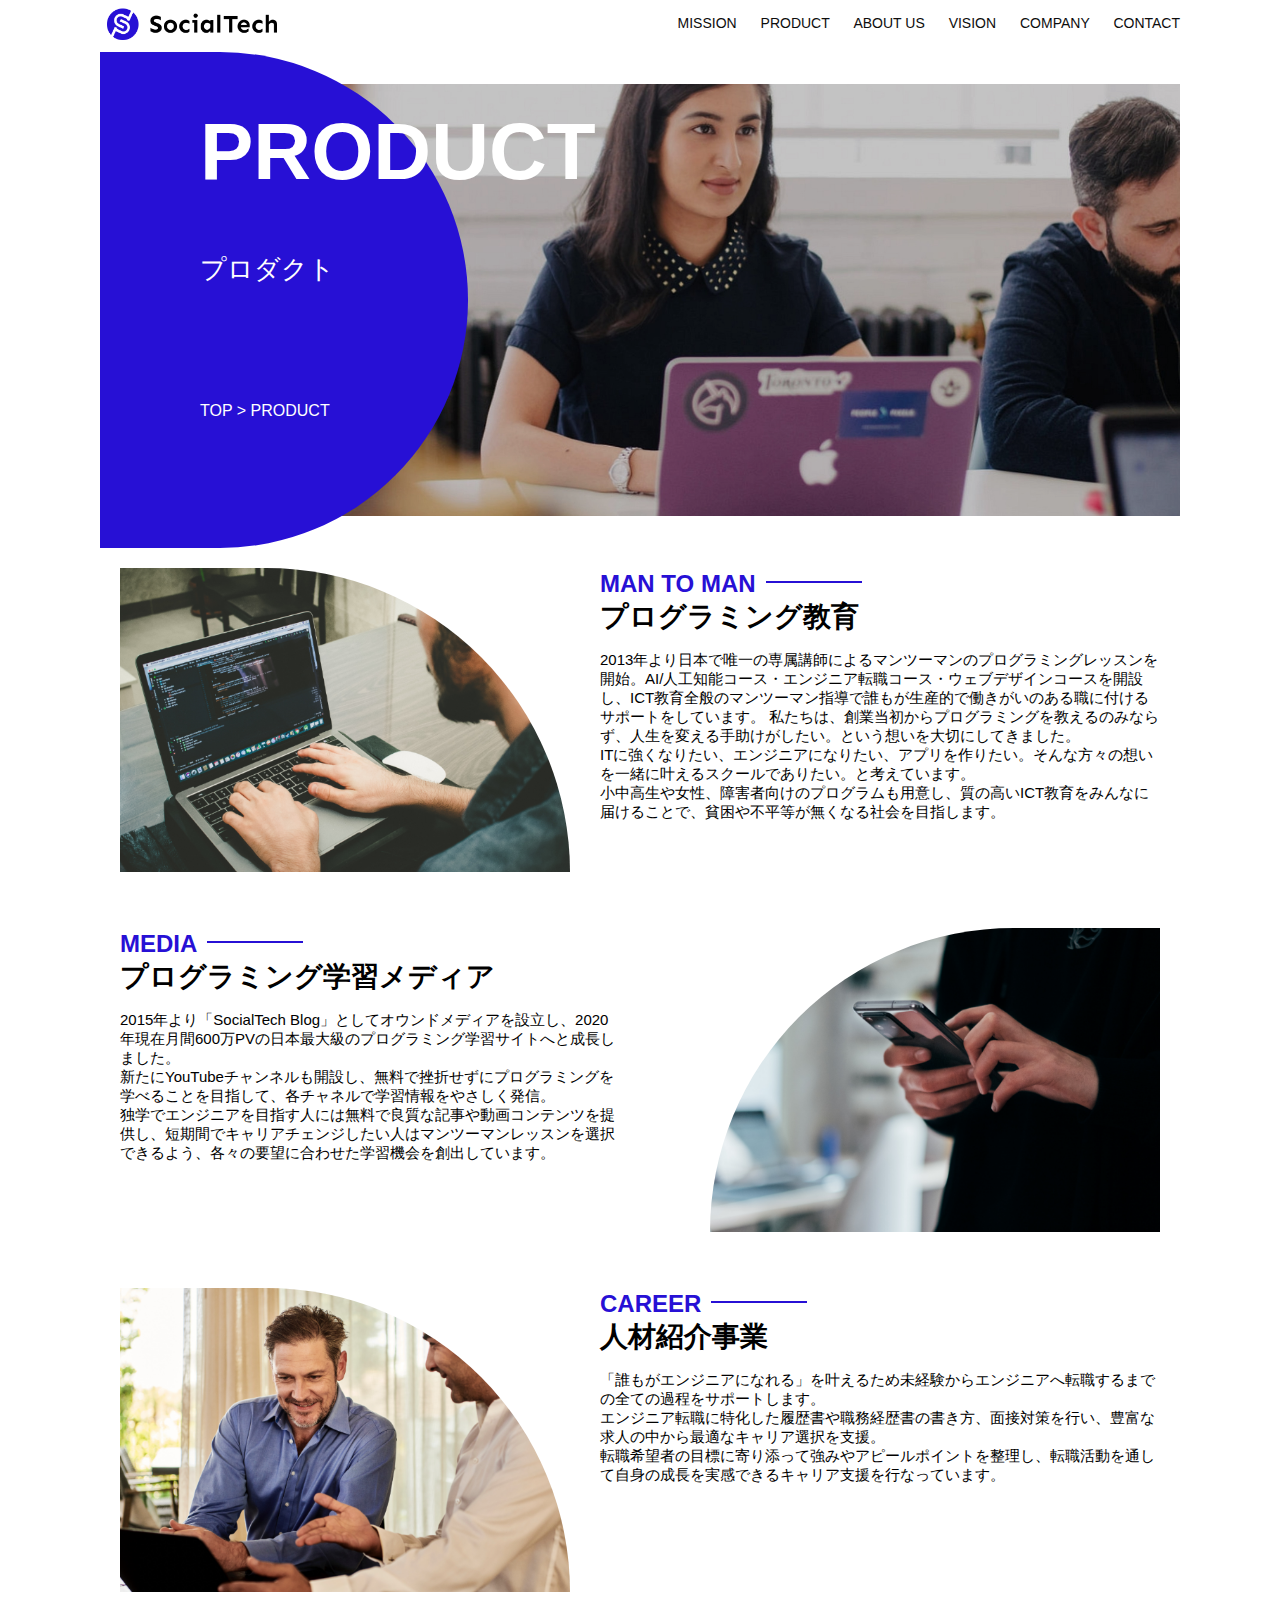
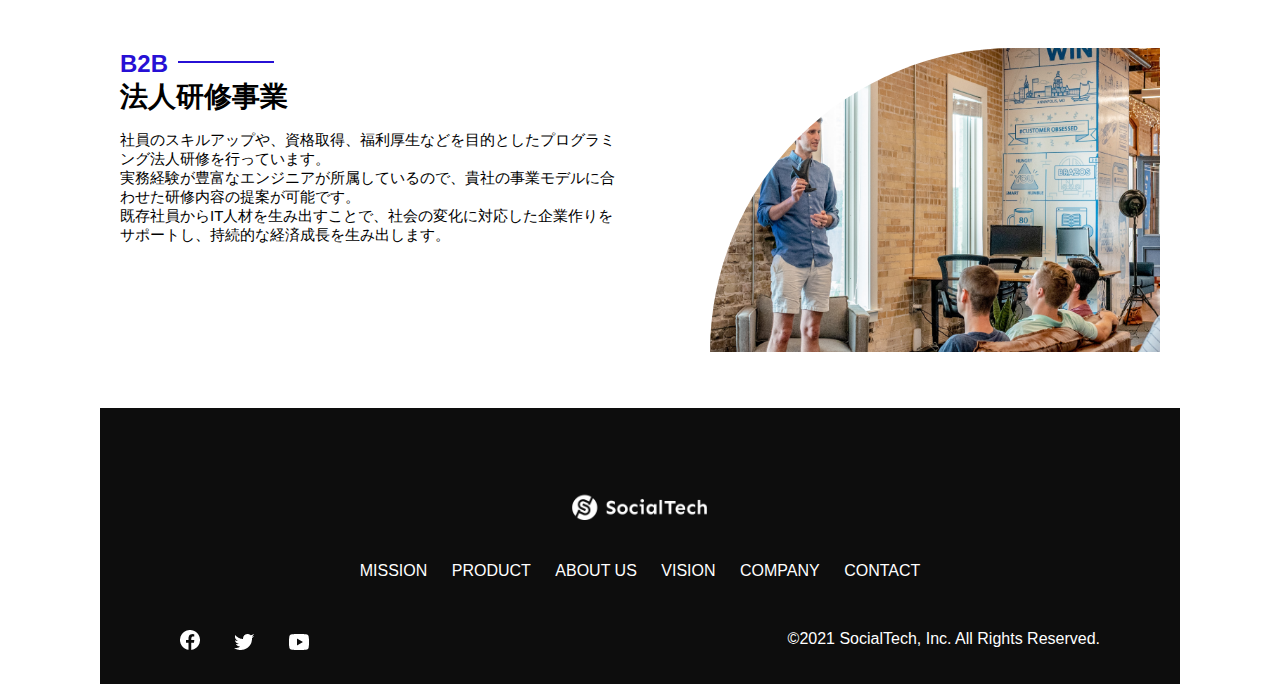
<file: product.html>
<!DOCTYPE html>
<html>
  <!-- 全ページに共通する要素。head記述のほとんどと、ヘッダー・フッター部分 -->
  <head>
    <!-- titleは各ページで変える -->
    <title>SocialTech - PRODUCT プロダクト -</title>
    <meta charset="utf-8">
    <!-- contentの内容は各ページで変える -->
    <meta name="description" content="SocialTechの4つのプロダクトを紹介します">
    <meta name="viewport" content="width=device-width, initial-scale=1.0">
    <link rel="stylesheet" href="style.css">
  </head>
  <body>
    <!-- ヘッダー -->
    <header>
      <!-- ロゴ -->
      <a href="index.html" id="logo"><img src="images/logo.png" alt="トップページに戻る"></a>

      <!-- PC用ナビゲーション -->
      <nav id="nav-pc">
        <a href="mission.html">MISSION</a>
        <a href="product.html">PRODUCT</a>
        <a href="index.html#aboutus">ABOUT US</a>
        <a href="index.html#vision">VISION</a>
        <a href="index.html#company">COMPANY</a>
        <a href="index.html#contact">CONTACT</a>
      </nav>
      <!-- スマホ用メニューボタン (ハンバーガーメニュー)-->
      <img id="menu-sp" src="images/button-menu.png" alt="ナビゲーションを開く" onclick="document.getElementById('nav-sp').style.display = 'block'">
      <!-- スマホ用ナビゲーションメニュー 　ハンバーガーメニューをクリックすると出てくるメニュー
      　PCで表示する際には非表示にするため、その設定はcssにて行う-->
      <nav id="nav-sp">
        <!-- 閉じるボタン(バツ） -->
        <img id="close" src="images/button-close.png" alt="ナビゲーションを閉じる" onclick="document.getElementById('nav-sp').style.display = 'none'">
        <!-- ロゴ画像 -->
        <a id="logo-sp" href="index.html" onclick="document.getElementById('nav-sp').style.display = 'none'">
          <img src="images/logo-sp.png" alt="トップページに戻る"></a>
        <a class="menu" href="mission.html" onclick="document.getElementById('nav-sp').style.display= 'none'">MISSION</a>
        <a class="menu" href="product.html" onclick="document.getElementById('nav-sp').style.display= 'none'">PRODUCT</a>
        <a class="menu" href="index.html#aboutus" onclick="document.getElementById('nav-sp').style.display= 'none'">ABOUT US</a>
        <a class="menu" href="index.html#vision" onclick="document.getElementById('nav-sp').style.display= 'none'">VISION</a>
        <a class="menu" href="index.html#company" onclick="document.getElementById('nav-sp').style.display= 'none'">COMPANY</a>
        <a class="menu" href="index.html#contact" onclick="document.getElementById('nav-sp').style.display= 'none'">CONTACT</a>
          <div id="sns">
            <a href="https://www.facebook.com/sejuku2013"><img src="images/button-facebook.png" alt="Facebookのリンク"></a>
            <a href="https://twitter.com/samuraijuku"><img src="images/button-twitter.png" alt="Twitterのリンク"></a>
            <a href="https://www.youtube.com/channel/UCCFOQO5aDK0xXam4cUQXT8g"><img src="images/button-youtube.png" alt="YouTubeのリンク"></a>
          </div>
      </nav>
    </header>
    <main>
      <article>
        <section id="product-main">
          <div id="product-title">
            <h1>PRODUCT</h1>
              <span>プロダクト</span>
              <!-- パンくずリスト -->
              <div>TOP > PRODUCT</div>
          </div>
        </section>
      <!-- 左に画像があるセクション -->
        <section class="product-section1">
          <img src="images/product/product-mantoman.png" alt="PCでコードを書く男性">
          <div>
            <h2 class="product-h2">MAN TO MAN</h2>
            <h3 class="product-h3">プログラミング教育</h3>
            <p>
              2013年より日本で唯一の専属講師によるマンツーマンのプログラミングレッスンを開始。AI/人工知能コース・エンジニア転職コース・ウェブデザインコースを開設し、ICT教育全般のマンツーマン指導で誰もが生産的で働きがいのある職に付けるサポートをしています。
              私たちは、創業当初からプログラミングを教えるのみならず、人生を変える手助けがしたい。という想いを大切にしてきました。<br>ITに強くなりたい、エンジニアになりたい、アプリを作りたい。そんな方々の想いを一緒に叶えるスクールでありたい。と考えています。<br>小中高生や女性、障害者向けのプログラムも用意し、質の高いICT教育をみんなに届けることで、貧困や不平等が無くなる社会を目指します。
            </p>
          </div>
        </section>
      <!-- 右に画像があるセクション -->
        <section class="product-section2">
          <div>
            <h2 class="product-h2">MEDIA</h2>
            <h3 class="product-h3">プログラミング学習メディア</h3>
            <p>
              2015年より「SocialTech
             Blog」としてオウンドメディアを設立し、2020年現在月間600万PVの日本最大級のプログラミング学習サイトへと成長しました。<br>新たにYouTubeチャンネルも開設し、無料で挫折せずにプログラミングを学べることを目指して、各チャネルで学習情報をやさしく発信。<br>独学でエンジニアを目指す人には無料で良質な記事や動画コンテンツを提供し、短期間でキャリアチェンジしたい人はマンツーマンレッスンを選択できるよう、各々の要望に合わせた学習機会を創出しています。
            </p>
          </div>
          <img src="images/product/product-media.png" alt="スマートフォンを操作する人">
        </section>
         <!-- 左に画像があるセクション -->
         <section class="product-section1">
          <img src="images/product/product-career.png" alt="笑顔で話し合う2人の男性">
          <div>
            <h2 class="product-h2">CAREER</h2>
            <h3 class="product-h3">人材紹介事業</h3>
            <p>
              「誰もがエンジニアになれる」を叶えるため未経験からエンジニアへ転職するまでの全ての過程をサポートします。<br>エンジニア転職に特化した履歴書や職務経歴書の書き方、面接対策を行い、豊富な求人の中から最適なキャリア選択を支援。<br>転職希望者の目標に寄り添って強みやアピールポイントを整理し、転職活動を通して自身の成長を実感できるキャリア支援を行なっています。<br>
           </p>
          </div>
        </section>
      <!-- 右に画像があるセクション -->
        <section class="product-section2">
          <div>
            <h2 class="product-h2">B2B</h2>
            <h3 class="product-h3">法人研修事業</h3>
            <p>
              社員のスキルアップや、資格取得、福利厚生などを目的としたプログラミング法人研修を行っています。<br>実務経験が豊富なエンジニアが所属しているので、貴社の事業モデルに合わせた研修内容の提案が可能です。<br>既存社員からIT人材を生み出すことで、社会の変化に対応した企業作りをサポートし、持続的な経済成長を生み出します。
           </p>
          </div>
          <img src="images/product/product-b2b.png" alt="講演中の男性とそれを聴く人々">
        </section>
      

      </article>
      <!-- ここからフッター -->
      <footer>
        <div id="footer-logo">
          <img src="images/logo-sp.png" alt="SocialTech">
        </div>
        <div id="footer-link">
          <a href="mission.html">MISSION</a>
          <a href="product.html">PRODUCT</a>
          <a href="index.html#aboutus">ABOUT US</a>
          <a href="index.html#vision">VISION</a>
          <a href="index.html#company">COMPANY</a>
          <a href="index.html#contact">CONTACT</a>
        </div>
        <div id="sns-footer">
          <a href="https://www.facebook.com/sejuku2013"><img src="images/button-facebook.png" alt="Facebookのリンク"></a>
          <a href="https://twitter.com/samuraijuku"><img src="images/button-twitter.png" alt="Twitterのリンク"></a>
          <a href="https://www.youtube.com/channel/UCCFOQO5aDK0xXam4cUQXT8g"><img src="images/button-youtube.png" alt="YouTubeのリンク"></a>
            <!--&copyと入力すれば、マルシー表示になる-  -->
          <span id="copyright">&copy;2021 SocialTech, Inc. All Rights Reserved.</span>
        </div>
      </footer>
    </main>

  </body>
  </html>
</file>
<file: style.css>
/* PC スマホ共通スタイル */
body {
  font-family: "Source Sans Pro", "Hiragino Kaku Gothic ProN", Meiryo, Arial, sans-serif;
}

p {
  font-size: 15px;
}

/*=====================
 PC用のスタイル 
 ===============*/
 /* メディアクエリ　ブレークポイントは768px（iPadの幅） 
  今迄作ったPC用のcssを全部含める　*/
 @media screen and (min-width: 768px) {

 
 /* 横幅設定 */

 body {
  max-width: 1080px;
  min-width: 960px;
  margin: 0 auto;
 }

 /* ヘッダー */
 header {
  display: flex;
  justify-content: space-between;
 }

 /* ナビゲーションのレイアウト */
 #nav-pc {
  text-align: right;
  font-size: 14px;
  padding-top: 15px;
 }
 /* ナビゲーションのリンクの装飾設定 
  idセレクタ＞セレクタ要素（a)　で、#nav-pcの子要素のaのみに適用される設定となる　*/
 #nav-pc > a {
  text-decoration: none;
  margin-left: 20px;

 }

 #nav-pc > a:link{
  color: #0d0d0d;
 }

 #nav-pc > a:visited {
  color: #0d0d0d;
 }

 #nav-pc > a:hover {
  color: #0d0d0d;
  text-decoration: underline;
 }

 #nav-pc > a:active {
  color: #0d0d0d;
 }

/* スマホ用メニューボタン（ハンバーガー）とナビメニューを非表示にする 対象idはnav-spとmenu-sp両方 */
#nav-sp,
#menu-sp  {
  display: none;
}

 /* メインビジュアルセクション */
 #main-visual {
  position: relative;
  height: 400px;
 }

 /* メインメッセージの青色部分と文言 */
 #main-message {
  position: absolute ;
  top: 0px;
  left: 0px;
  background-color: #2710d5;
  color: #ffffff;
  border-radius: 0 0 476px 0;
  height: 100%;
  width: 100%;
  max-width: 620px;
  z-index: 11;
 }

 #main-message > h1 {
  font-size: 60px;
  font-weight: bold;
  margin: 100px 0 0 50px ;
 }

 #main-message > p {
  font-size: 28px;
  margin: 0 0 0 50px;
 }

 #main-visual > img {
  max-width: 620px;
  border-radius: 476px 0 0 0 ;
  position:absolute;
  top: 0;
  right: 0;
  z-index: 10;
 }

 /* メインビジュアルの青背景と右側写真の高さの差が約40pxなので、h2の上マージンを40pxとっている */
 h2 {
  margin: 40px 0 0 0;
 }

 /* h2::after という指定をすることで、h2のあとにurlで指定した画像を付け加えて表示することができる */
 h2::after {
  content: url("images/line.png");
  margin-left: 10px;
 }

 h3 {
  font-size: 27px;
 }

 /* ミッションセクション全体の指定 */
 #mission {
  /* 要素を中央寄せにする */
  margin: 0 auto;
  /* 親要素（＝article要素。ヘッダーの下のメイン部分）の幅いっぱいに広げる */
  width: 100%;
 }

/* ミッションセクション内のFLEX BOXのdiv 　その子要素であるふたつのdivを
  「flex」と指定して、横並びにする
  　（コンテナであるFlexBoxのdivにdisplay：flexと指定することで、子要素にflexboxが有効になる）*/
#mission-flex {
  width: 100%;
  display: flex;

}
/* flexbox内のふたつのdiv共通の設定 */
#mission-flex > div {
  width: 50%;
  margin: 20px;
}

/* 左側divの設定 */
#mission-photo {
  width: 100%;
}

/* 右側divの設定 */
#s2dgs {
  margin-top: 50px;
}

/* productセクション部分 */
#product {
  background-color: #fafafa;
  width: 100%;
  margin: 80px 0;
  padding: 10px 40px 0 40px;
}
/* 4つのコンテンツをグループ化するdivのスタイル指定 */
#product > div {
  margin-top: 40px;
  display: flex;
}

/* 左右のカラム */
#product-left {
  width: 50%;
  margin-right:20px;
}
#product-right {
  width: 50%;
  margin-top: 80px;
  margin-left: 20px;
}
/* １つのコンテンツをグループ化するdivのスタイル指定 */
#product-left > div {
  position: relative;
  height: 480px;
  margin-right: 20px;
}
#product-right > div{
  position: relative;
  height: 480px;
  margin-left: 20px;
}
.product-photo {
  width: 100%;
}
/* 見出しと説明文をグループ化するdivのスタイル設定 */
.product-explain {
  background-color: #ffffff;
  position: absolute;
  top: 280px;
  left: 0;
  margin: 0 40px;
  padding: 20px;
  box-shadow: 5px 5px 10px rgba(0,0,0,0.05);

}

.product-explain > span {
  color: #2710d5;
  font-weight: bold;
  font-size: 16px;
  margin: 0;
}

.product-explain > h3 {
  margin: 5px 0;
}

.product-explain > p {
  margin: 0;
}

#product-more {
  margin-bottom: -42px;
  margin-left: auto;
  margin-right: auto;
}

#aboutus {
  margin: 80px auto;
}

/* ３つの組織文化と画像を入れる枠のdiv */
#aboutus > div {
  display:flex;
}
.culture-img {
  width: 100%;
  align-self: flex-start;
  /* ↑画像をフレックスボックスの上揃えにするための記述↑ */
}
.culture-img2 {
  margin-top: 50px;
  width: 100%;
}
/* 組織文化の表 */
.culture-table {
  max-width: 500px;
  margin-right: 50px;
}
.culture-num {
  font-size: 80px;
  color: #2710d5;
  margin-right: 20px;
}
.culture-en {
  color: #2710d5;
  font-weight: bold;
  font-size: 24px;
  display: block;
}
.culture-jp {
  font-size: 28px;
  font-weight: bold;
}
.culture-description {
  margin: 0;
}
/* VISIONセクション */
#vision {
  margin: 80px auto;
}

/* ７つのVISIONを納めるコンテナdiv */
#vision > div {
  width: 100%;
  display: flex;
  justify-content :space-between;
  flex-wrap: wrap;
}

/* 各Visionのdiv */
.vision-box {
  width: 300px;
  height: 300px;
  margin-bottom: 30px;
  position:relative;
}

.vision-box > img {
  width: 100%;
  height: auto;
  position: absolute;
  top: 0;
  left: 0;
  z-index: 30;
}

.vision-box > span {
  position: absolute;
  top: 0;
  left: 0;
  z-index: 31;
  margin-right: 20px;
}

.vision-box > span > h4 {
  color: #2710d5;
  font-size: 19px;
  margin-top: 80px;
}
.vision-box > span > h4::first-letter {
  font-size: 40px;
}

.vision-box > span > h5 {
  font-size: 20px;
  margin: 0;
}
.vision-box > span > p {
  margin-top: 10px;
}
/* COMPANYセクション */
#company {
  margin: 80px auto;
}
/* companyの表部分 */
.company-table {
  width: 100%;
}
/* 二行目以降の見出し */
.tableheader {
  text-align: left;
  padding: 20px;
  /* 下の罫線だけ表示 */
  border-bottom-color: #2710d5;
  border-bottom-width: 1px;
  border-bottom-style: solid;
  width: 100px;
}
/* 一行目の見出し（上の罫線も表示） */
.tableheader-first {
  text-align: left;
  padding: 20px;
  border-bottom-color: #2710d5;
  border-bottom-width: 1px;
  border-bottom-style: solid;
  width: 100px;
  border-top-color: #2710d5;
  border-top-width: 1px;
  border-top-style: solid;
}

.cell {
  padding: 30px;
  border-bottom-color: #ececec;
  border-bottom-width: 1px;
  border-bottom-style: solid;
}
.cell-first {
  padding: 30px;
  border-bottom-color: #ececec;
  border-bottom-width: 1px;
  border-bottom-style: solid;
  border-top-color: #ececec;
  border-top-width: 1px;
  border-top-style: solid;
}

#company > iframe {
  width: 100%;
  height: 368px;
  margin: 40px 0 0 0;
}
/* お問い合わせセクション */
#contact {
  margin: 80px auto;
}
/* 問いとこたえセット部分 */
#contact > form > div{
  display: flex;
  flex-direction: row;
  flex-wrap: wrap;
  padding-bottom: 30px;
} 
/* 問いのdiv */
.contact-heading {
  width: 240px;
  align-self: center;
}
/* 問いの項目名の設定 */
.contact-label {
  font-weight: bold;
}
/* 「必須」の文字 */
.contact-span {
  color: #ce2222;
  margin-left: 20px;
  font-weight: bold;

}
/* 1行インプット部分（テキストボックス）の設定 下の枠線のみ表示*/
.contact-textbox {
  border-top: 0;
  border-left: 0;
  border-right: 0;
  border-bottom-width: 1px;
  border-bottom-color: #707070;
  border-bottom-style: solid;
  background-color: #fafafa;
  width: 400px;
  height: 56px;
}
/* 複数行入力できるテキストエリアの設定 */
.contact-textarea {
  border-top: 0;
  border-left: 0;
  border-right: 0;
  border-bottom-width: 1px;
  border-bottom-color: #787878;
  border-bottom-style: solid;
  background-color: #fafafa;
  width: 400px;
  height: 200px;
}

/* 個人情報について　detail要素の設定 */
details {
  width: 700px;
}
details > div {
  background-color: #fafafa;
  padding: 20px;
}
details > div > span {
  font-weight: bold;
}
/* フッター */
footer {
  background-color: #0d0d0d;
  text-align: center;
  padding: 80px 80px 30px 80px;
}
#footer-logo {
 margin-bottom: 30px;
}
#footer-link {
  margin-bottom: 50px;
}
#footer-link > a {
  text-decoration: none;
  margin: 10px;
}
#footer-link > a:link {
  color: #ffffff;
}
#footer-link > a:visited {
  color: #ffffff;
}

#footer-link > a:hover {
  color: #ffffff;
  text-decoration: underline;
}
#footer-link > a:active {
  color: #ffffff
}
#sns-footer{
  text-align: left;
  width: 100%;
}

#sns-footer > a {
  margin-right: 30px;
}

#copyright {
  color: #ffffff;
  float: right;
}

/* mission.html用のスタイル（PC） */
/* ミッションのメインビジュアル */
#mission-main {
  height: 496px;
  width: 100%;
  background-image: url("images/mission/mission-main.png");
  background-repeat: no-repeat;
  background-position-y: center;
}
#mission-title {
  background-color: #2710d5;
  width: 368px;
  color: #ffffff;
  height: 496px;
  border-radius: 0 248px 248px 0 ;
  position: relative;
}
#mission-title > h1 {
  position:absolute;
  /* font-sizeが80pxなので、ｔｏｐが０でも、自動的に文字の上にもmargin＝80pxが生じる模様・・ */
  top: 0;
  left: 100px;
  font-size: 80px;
}
#mission-title > span {
  position: absolute;
  top: 200px;
  left: 100px;
  font-size: 26px;
}
#mission-title > div {
  position: absolute;
  top: 350px;
  left: 100px;
  font-size: 16px;
}

#mission-s2dgs {
  width: 100%;
  margin: 20px;
}

.mission-h2 {
  color:#2710d5;
  font-size: 40px;
}
.mission-h2::after {
  content: none;
}
#mission-5goals {
  margin: 20px;
  display:flex;
}
#mission-5goals > div {
  /* 親要素の幅いっぱいまで引き延ばす */
  flex-grow: 1;
  padding: 20px;
}
#mission-5goals > div > div {
  margin-bottom: 40px;
}
.fivegoals-image-right {
  float: right;
  margin: 20px;
}
.fivegoals-image-left {
  float: left;
  margin: 20px;
}
.fivegoals-number {
  color:#2710d5;
  font-size: 40px;
  margin: 0;
}
.fivegoals-h3 {
  font-size: 28px;
  margin: 0;
}
.fivegoals-p {
  margin: 0;
}

/* プロダクトページの設定（ＰＣ） */

#product-main {
  height: 496px;
  width: 100%;
  background-image: url("images/product/product-main.png");
  background-repeat: no-repeat;
  background-position-y: center;
}
#product-title {
  background-color: #2710d5;
  width: 368px;
  color: #ffffff;
  height: 496px;
  border-radius: 0 248px 248px 0 ;
  position: relative;
}
#product-title > h1 {
  position:absolute;
  /* font-sizeが80pxなので、ｔｏｐが０でも、自動的に文字の上にもmargin＝80pxが生じる模様・・ */
  top: 0;
  left: 100px;
  font-size: 80px;
}
#product-title > span {
  position: absolute;
  top: 200px;
  left: 100px;
  font-size: 26px;
}
#product-title > div {
  position: absolute;
  top: 350px;
  left: 100px;
  font-size: 16px;
}
.product-section1 {
  position: relative;
  margin: 20px;
  height: 340px;
}
.product-section1 > img {
  position: absolute;
  top: 0;
  left: 0;
  width: 450px;
  margin: 0 40px 30px 0;
  border-radius: 0 432px 0 0 ;
}
.product-section1 > div {
  position: absolute;
  top: 0;
  left: 480px;
}

.product-section2 {
  position: relative;
  margin: 20px;
  height: 340px;
}
.product-section2 > img {
  position: absolute;
  top: 0;
  right: 0;
  width: 450px;
  margin: 0  0 30px 40px ;
  border-radius: 432px 0 0 0;
}
.product-section2 > div{
  width: 500px;
  position:absolute;
  top:0;
  left:0;
}
.product-h2 {
  color: #2710d5;
  font-size: 24px;
  margin: 0;
}
.product-h3 {
  font-size: 28px;
  margin: 0;
}
}


/* ここまでずっとメディアクエリによって768px以上の場合として設定したPC用のスタイル */


/* ==============
スマートフォン用のスタイル
============== */
@media screen and (max-width: 767px) {

  /* 横幅設定 */
  body {
    min-width: 375px;
    margin: 0;
  }
  /* PC用ナビゲーションメニューを非表示にする */
  #nav-pc{
    display: none;
  }

  /* スマホ用メニューボタン（ハンバーガー）とナビメニューはPC用とは別途作成する */

  /* ハンバーガー画像をスマホ画面の右上に配置する */
  #menu-sp {
    float: right;
    padding: 0;
  }
  /* スマホ用ナビゲーションメニュー 初期状態は非表示*/
  #nav-sp {
    background-color: #2710d5;
    position: absolute;
    top: 0;
    left: 0;
    width: 100%;
    height: 100%;
    display: none;
    z-index: 100;
  }
  /* スマホメニューの中の閉じるボタン（バツ印） */
  #close {
    position: absolute;
    top: 20px;
    right: 20px;
  }
  /* スマホメニューの中のロゴ画像（トップに戻るリンク） */
  #logo-sp {
    margin: 80px 0 30px 20px;
    
  }

  /* スマホメニュー#nav-spの背景やa要素の設定 */
  #nav-sp > a{
    display: block;
  }

  #nav-sp > a:link{
    color: #ffffff;
  }
  #nav-sp > a:visited {
    color: #ffffff;
  }
  #nav-sp > a:hover {
    color: #ffffff;
    text-decoration: underline;
  }
  #nav-sp > a:active {
    color: #ffffff;
  }
  /* スマホメニューの各項目 */
  #nav-sp > .menu {
    text-decoration: none;
    display: block;
    margin: 0 20px 0 20px;
    height: 44px;
    font-size: 16px;
    background-image: url("images/arrow.png");
    background-repeat: no-repeat;
    background-position: right top;

  }
  #sns {
    position: absolute;
    bottom: 20px;
    left: 20px;
  }
  #sns > a {
    margin-right: 30px;
  }

  /* スマホ表示時のメインビジュアルセクションの設定。スマホ幅に対応*/
  #main-visual {
    position: relative;
    height: 470px;
    width: 100%;
    overflow: hidden;
  }
  /* 青部分 　#main.message　で設定しても大丈夫*/
  #main-visual > div {
    position: absolute;
    top: 0;
    left: 0;
    background-color: #2710d5;
    color: white;
    border-radius: 0 0 476px 0;
    text-align: center;
    height: 280px;
    width: 100%;
    z-index: 11;

  }

  #main-visual > div > h1 {
    font-size: 28px;
    margin: 90px 0 0 0;
  }
  #main-visual > div > p {
    margin: 0;
  }
  #main-visual > img {
    width: 100%;
    border-radius: 476px 0 0 0;
    z-index: 10;
    position: absolute;
    bottom: 0;
    right: 0;
  }

  /* 見出し */
  h2::after {
    content: url("images/line.png");
    margin-left: 10px;
  }
  h3 {
    font-size: 24px;
    margin-top: 10px;
  }
  /* ミッションセクションのスマホ用表示 */
  #mission {
    margin: 20px;
  }

  #mission-photo {
    width: 100%;
  }
  #s2dgs {
    width: 100%;
  }
  /* プロダクト　PC画面では横並び2列の画像(id=product-left とproduct-right）を、スマホでは1列縦並びに。 */
  #product {
    background-color: #fafafa;
    padding-top: 10px;
  }
  #product h2 {
    margin-left: 20px;
  }

  /* 左右のカラム（スマホで縦並びにする部分） */
  #product-left,
  #product-right {
    margin-right: 20px;
    margin-left: 20px;
  }
  
  /* 画像＋説明の枠*/
  #product-left > div,
  #product-right > div {
    position: relative;
    height: 540px;

  }
/* product　説明文の枠 （白の四角）*/
  .product-explain {
    background-color: #ffffff;
    position: absolute;
    left: 0;
    bottom: 50px;
    padding: 20px;
    box-shadow: 5px 5px 10px rgba(0,0,0,0.05);

  }
  /* productの画像と「もっと見る」部分の画像をスマホ幅にあわせる */
  .product-photo {
    width: 100%;
  }

  #product-more > img {
    margin: 0 0 -42px 20px;
  }
  /* ABOUT USのスマホ設定 */
  #aboutus {
    margin: 80px 20px;
  }

  /* ABOUT US の表部分とPCでは右側に表示している画像を、スマホでは縦並びにする　写真が上 */
  #aboutus > div {
    display: flex;
    flex-direction: column;
  }

  .culture-table {
    width: 100%;
    padding-right: 20px;
    order: 2;
  }
  .culture-img {
    width: 100%;
    order: 1;
  }
  .culture-img2 {
    width: 100%;
  }
  .culture-num {
    font-size: 80px;
    color: #2710d5;
  }
  .culture-en {
    color: #2710d5;
    font-weight: bold;
    font-size: 24px;
    display: block;
  }
  .culture-jp {
    display: block;
  }
  .culture-description {
    margin: 0;
  }

  /* VISION　スマホ画面では各VISIONの箱を縦一列に */
  #vision{
    margin: 80px 20px;
  }

  .vision-box {
    width:  300px;
    height: 300px;
    margin-bottom: 30px;
    position: relative;
  }

  /* visionの枠線イメージをvisionひとつひとつの箱の左上にそろえる */
  .vision-box > img {
    width: 100%;
    height: auto;
    position: absolute;
    top: 0;
    left: 0;
    z-index: 30;
  }
  .vision-box > span{
    position: absolute;
    top: 0;
    left: 0;
    margin-right: 20px;
    z-index: 31;
  }
  .vision-box > span > h4 {
    color: #2710d5;
    font-size: 19px;
    margin-top: 60px;
  }
  .vision-box > span > h5 {
    font-size: 20px;
    margin: 0;
  }
  .vision-box > span > p {
    margin-top: 10px;
  }
  /* company部分のスマホ表示 */

  #company {
    margin: 0 20px;
  }
  
  #company > h3 {
    margin-bottom: 20px;
  }

  #company > table {
    width: 100%;
  }
  .tableheader-first {
    text-align: left;
    padding: 20px;
    border-bottom-color: #2710d5;
    border-bottom-width: 1px;
    border-bottom-style: solid;
    border-top-color: #2710d5;
    border-top-width: 1px;
    border-top-style: solid;
    width:  50px;
  }
  .tableheader {
    text-align: left;
    padding: 20px;
    border-bottom-color: #2710d5;
    border-bottom-width: 1px;
    border-bottom-style: solid;
    width: 50px;
  }
  .cell-first {
    padding: 20px;
    border-bottom-color: #ececec;
    border-bottom-width: 1px;
    border-bottom-style: solid;
    border-top-color: #ececec;
    border-top-width: 1px;
    border-top-style: solid;
    
  }
  .cell {
    padding: 20px;
    border-bottom-color: #ececec;
    border-bottom-width: 1px;
    border-bottom-style: solid;
  }
  #company > iframe {
    width: 100%;
    height: 240px;
    margin-top: 40px;
  }
  /* お問い合わせ部分 */
  #contact {
    margin: 80px 20px;
  }
  #contact > h3 {
    margin-bottom:20px;
  }
  /* 問いと答えセットの部分。PCではflexにして問と答えが横並びになるようにしたけど
  　スマホの場合はflexにせず、問いと答えが縦並びになるようにする */
  #contact > form > div {
    margin-bottom: 20px;
  }
  /* 問い部分 答えとの間に余白をつくる*/
  .contact-heading {
    margin-bottom: 20px;
  }
  /* 問いの項目名の設定 pC表示と同じ */
.contact-label {
  font-weight: bold;
}
/* 「必須」の文字 PC表示と同じ*/
.contact-span {
  color: #ce2222;
  margin-left: 20px;
  font-weight: bold;

}
/* 1行インプット部分（テキストボックス）の設定 下の枠線のみ表示　PC表示と同じだが、入力欄の大きさだけ変えてる*/
.contact-textbox {
  height: 56px;
  border-top: 0;
  border-left: 0;
  border-right: 0;
  border-bottom-width: 1px;
  border-bottom-color: #707070;
  border-bottom-style: solid;
  background-color: #fafafa;
  min-width: 300px;
  width: 100%;
}
/* 複数行入力できるテキストエリアの設定 PC表示と変えている*/
.contact-textarea {
  border-top: 0;
  border-left: 0;
  border-right: 0;
  background-color: #fafafa;
  width: 100%;
  height: 150px;
}

/* ラジオボタン　スマホ表示 */
.radiobutton {
  margin-bottom: 20px;
}

/* ラジオボタンに隣接するlabel要素に対して,
CSSで「お電話」「メール」「どちらでも」それぞれに改行を設定する→　「＋　label」を使う 　改行は下記の指定でできる*/
.radiobutton + label::after {
  content: "\A";
  white-space: pre;
}
/* フッター*/
footer {
  background-color: #0d0d0d;
  padding: 30px 20px 50px 20px;
}

#footer-logo {
  margin-bottom: 30px;
}
/* 以下、リンク部分の装飾はPC表示と同じ。marginは最適化するため、PCとちょっと変えてる部分も 
 でも縦並びにするため「block」を指定。*/
#footer-link {
  margin-bottom: 50px;
}
#footer-link > a {
  text-decoration: none;
  margin-right: 20px;
  margin-bottom: 30px;
  display: block;
  background-image: url("images/arrow.png");
  background-repeat: no-repeat;
  background-position: right top;
}
#footer-link > a:link {
  color: #ffffff;
}
#footer-link > a:visited {
  color: #ffffff;
}

#footer-link > a:hover {
  color: #ffffff;
  text-decoration: underline;
}
#footer-link > a:active {
  color: #ffffff
}

/* SNSリンクとCopyrightを縦並びにするため、display:block　を指定 
 copyrightもスマホに最適化したフォントサイズにする*/
#sns-footer{
  display: block;
  width: 100%;
}

#sns-footer > a {
  margin-right: 30px;
}

#copyright {
  font-size: 12px;
  display: block;
  margin-top: 30px;
  color: #ffffff;
  
}
/* mission.html用のスタイル（スマホ） */
/* ミッションのメインビジュアル　スマホ用に幅と高さを最適化 */
#mission-main {
  height: 256px;
  width: 100%;
  background-image: url("images/mission/mission-main.png");
  background-repeat: no-repeat;
  background-position-y: center;
  background-size: auto 208px;
}
#mission-title {
  background-color: #2710d5;
  width: 136px;
  color: #ffffff;
  height: 256px;
  border-radius: 0 248px 248px 0 ;
  position: relative;
}
#mission-title > h1 {
  position:absolute;
  /* font-sizeと位置をスマホように最適化 */
  top: 0;
  left: 20px;
  font-size: 40px;
}
#mission-title > span {
  position: absolute;
  top: 110px;
  left: 20px;
  font-size: 18px;
}
#mission-title > div {
  position: absolute;
  top: 180px;
  left: 20px;
  font-size: 13px;
}
/* mission　のs2dgs部分のスマホ表示（フォントサイズの最適化など） */
#mission-s2dgs {
   margin: 20px;
}

.mission-h2 {
  color:#2710d5;
  font-size: 38px;
}
.mission-h2::after {
  content: none;
}
/* sdgs部分の画像を、スマホ画面幅いっぱいに表示する */
#mission-s2dgs > img {
  width: 100%;
}
/* 5GOAL 部分のスマホ表示 　displayのflexをやめて、縦に表示する*/
#mission-5goals {
  margin: 20px;
}

#mission-5goals > div > div {
  margin-bottom: 40px;
}

/* PCでは画面左側に表示していた画像（四角に５Goalsとあるもの）を、スマホ幅いっぱいに表示する */
#s2dgs-image {
 width: 100%;
}
/* PCでは、画面右側に表示していた画像＋ナンバー＋タイトル＋説明を縦並びにする */
.fivegoals-image-right {
  margin: 20px auto;
  display: block;
}
.fivegoals-image-left {
  margin: 20px auto;
  display: block;
}
.fivegoals-number {
  color:#2710d5;
  font-size: 48px;
  margin: 0;
}
.fivegoals-h3 {
  font-size: 28px;
  margin: 0;
}
.fivegoals-p {
  margin: 0;
}

/* プロダクトページのスマホ表示対応 */
#product-main {
  height: 256px;
  width: 100%;
  background-image: url("images/product/product-main.png");
  background-repeat: no-repeat;
  background-position-y: center;
  background-size: auto 208px;
}
#product-title {
  background-color: #2710d5;
  width: 136px;
  color: #ffffff;
  height: 256px;
  border-radius: 0 248px 248px 0 ;
  position: relative;
}
#product-title > h1 {
  position:absolute;
  /* font-sizeと位置をスマホように最適化 */
  top: 0;
  left: 20px;
  font-size: 40px;
}
#product-title > span {
  position: absolute;
  top: 110px;
  left: 20px;
  font-size: 18px;
}
#product-title > div {
  position: absolute;
  top: 180px;
  left: 20px;
  font-size: 13px;
}

/* 画像の次に説明　という順番でたてならびにする。画像が右にあるセクションではFLEXBOXとORDERを使用して
　画像を先に表示させるようにする */
.product-section1 {
  margin: 20px;
  
}
.product-section1 > img {
  width: 100%;
  border-radius: 0 300px 0 0 ;
}


.product-section2 {
  display:flex;
  flex-direction: column;
  margin: 20px;
  
}
.product-section2 > img {
  order: 1;
  width: 100%;
  border-radius: 300px 0 0 0;
}
.product-section2 > div{
  order: 2;
}

.product-h2 {
  color: #2710d5;
  font-size: 24px;
  margin: 0;
}
.product-h3 {
  font-size: 28px;
  margin: 0;
}



}
</file>
